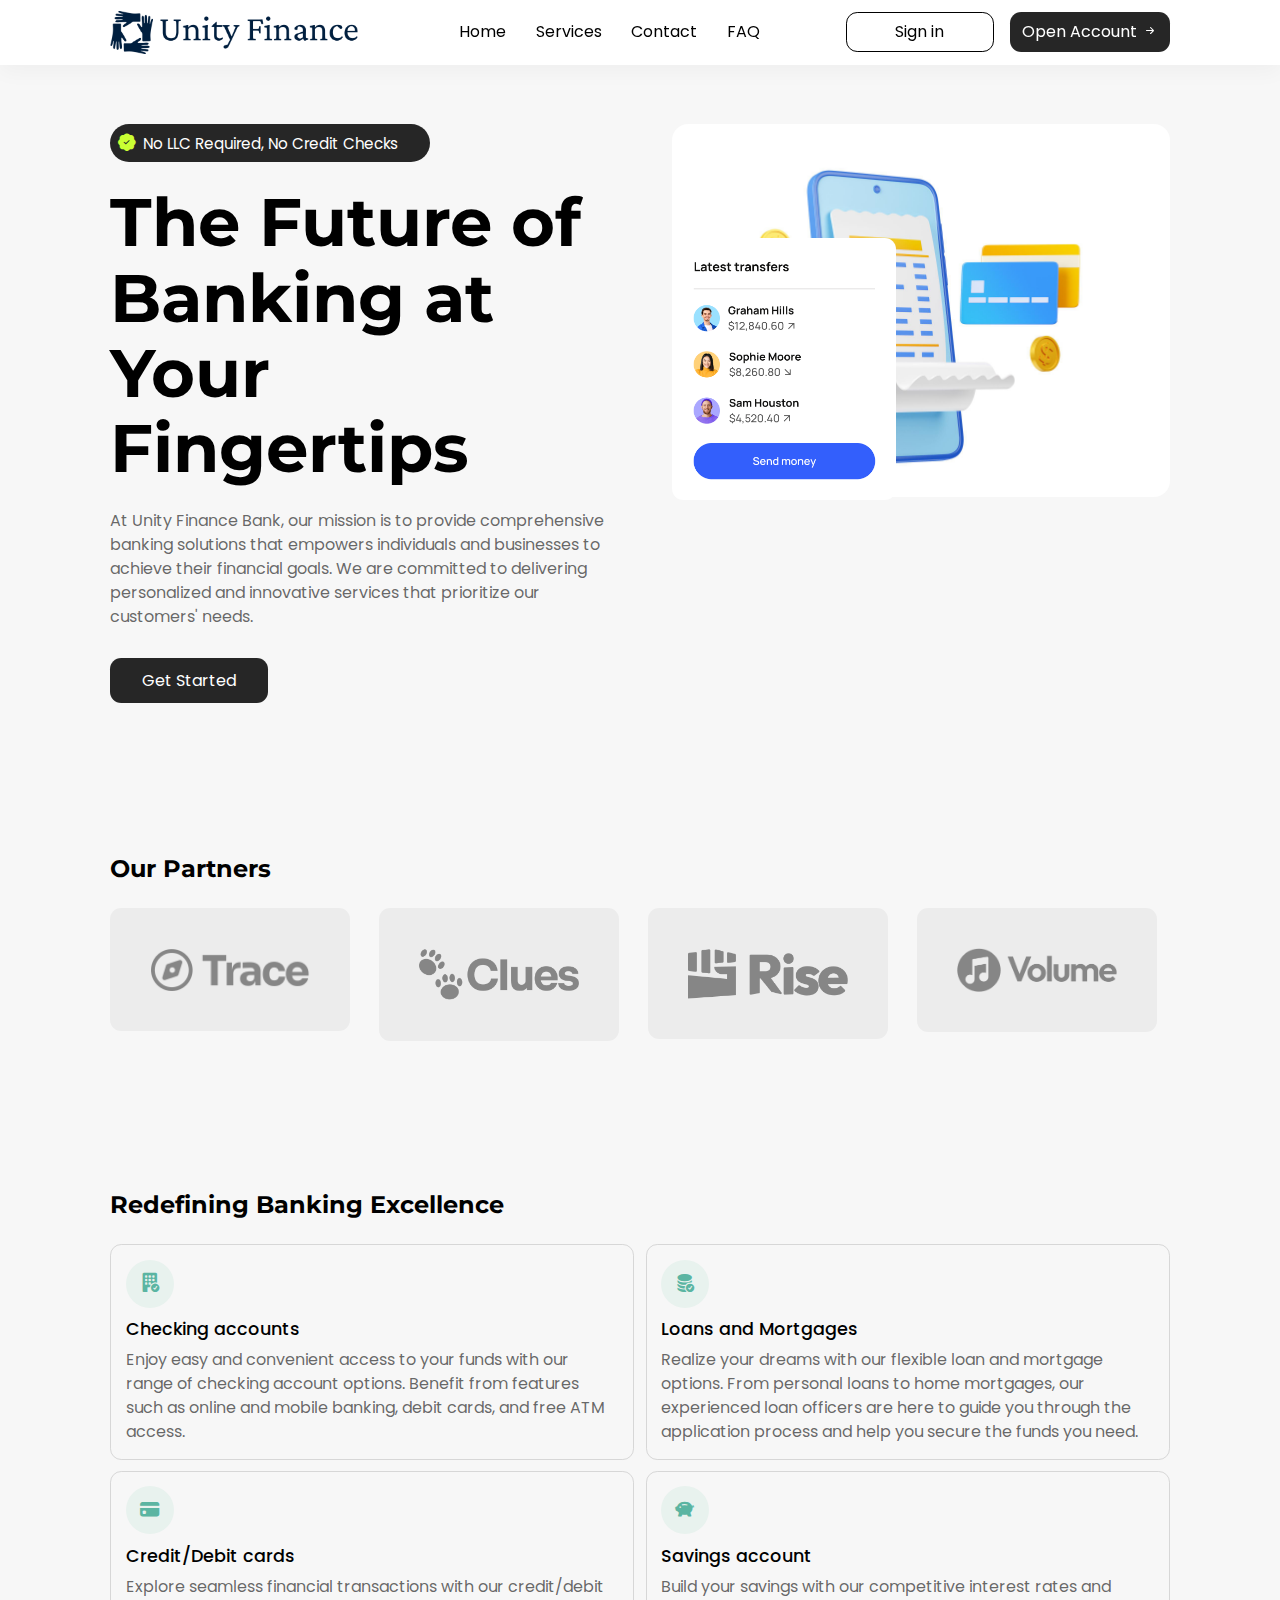
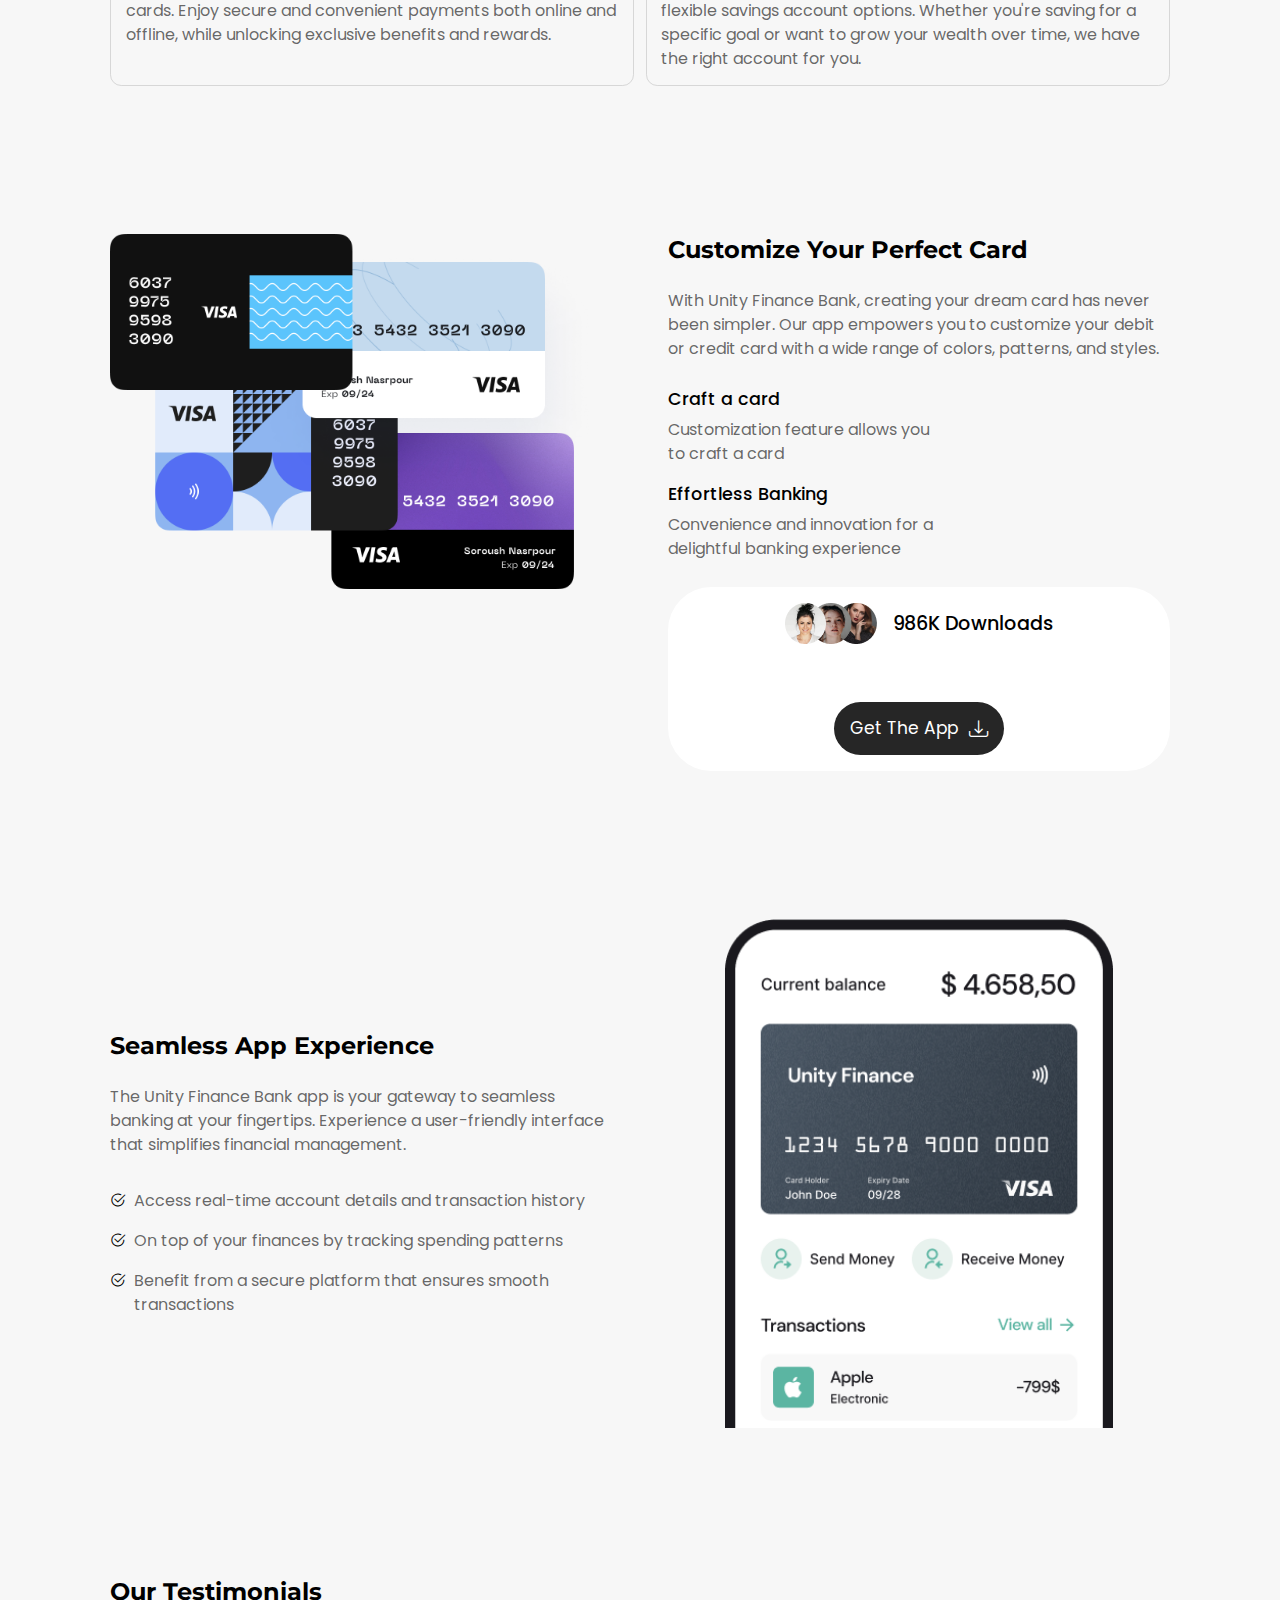
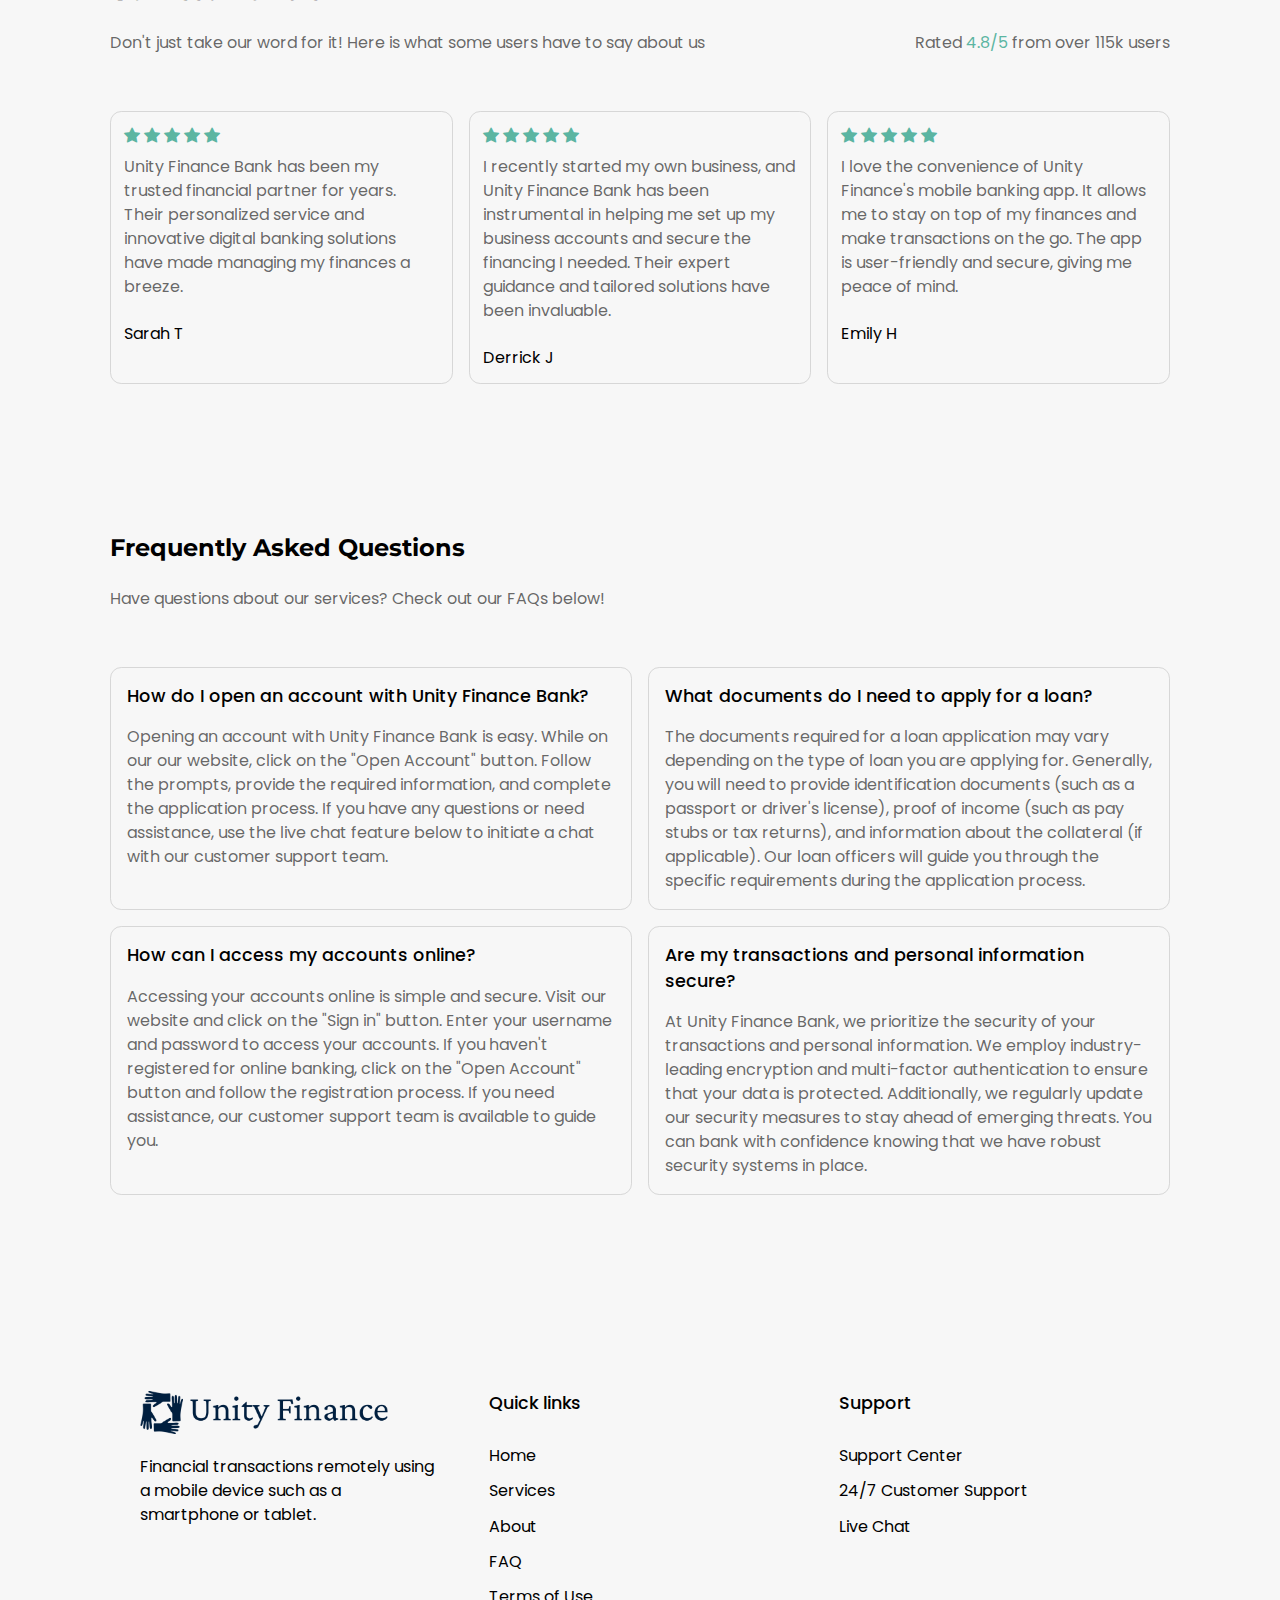
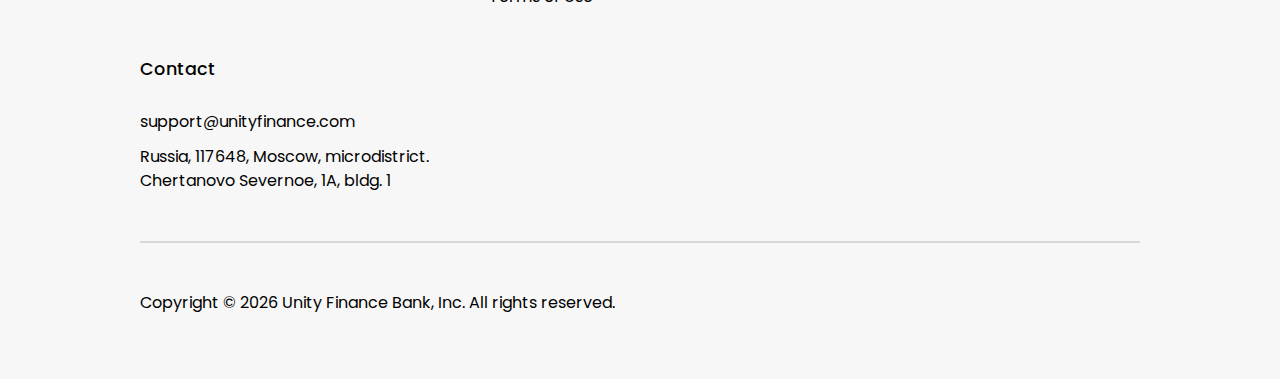
<file: index.html>
<!DOCTYPE html>
<html lang="en">
<head>
    <meta charset="UTF-8">
    <meta name="viewport" content="width=device-width, initial-scale=1.0">
    <link rel="stylesheet" href="https://cdn.jsdelivr.net/npm/bootstrap-icons@1.11.3/font/bootstrap-icons.min.css">
    <link rel="stylesheet" href="index.css">
    <link rel="stylesheet" href="resets.css">
    <link rel="shortcut icon" href="/images/favicon.ico" type="image/x-icon">
    <script src="main.js" defer></script>
    <title>Unity Finance Bank - Where Financial Dreams Find Harmony</title>
</head>
<body>
    <header>
        <a href="" class="site-logo">
            <img src="/images/logo.png" alt="Website logo">
        </a>
        <nav>
            <div class="header-nav-links">
                <a href="" class="header-nav-link">Home</a>
                <a href="#Service" class="header-nav-link">Services</a>
                <a href="#Contact" class="header-nav-link">Contact</a>
                <a href="#FAQ" class="header-nav-link">FAQ</a>
            </div>

            <div class="header-btns">
                <a href="Sign-in.html" class="login-btn">Sign in</a>
                <a href="Register.html" class="register-btn-wrapper">
                    <p class="register">Open Account</p>
                    <i class="bi bi-arrow-right-short"></i>
                </a>
            </div>
        </nav>
        <div class="hamburger-menu">
            <div class="line1"></div>
            <div class="line2"></div>
            <div class="line3"></div>
        </div>
    </header>

    <main>
        <button type="button" class="back-to-top" id="back-to-top">
            <i class="bi bi-arrow-up-short"></i>
        </button>

        <section class="hero-section">
            <div class="hero-text-wrapper">
                <div class="hero-intro-text-wrapper">
                    <i class="bi bi-patch-check-fill"></i>
                    <p class="hero-intro-text">No LLC Required, No Credit Checks</p>
                </div>
                <h2 class="hero-heading-text">The Future of Banking at Your Fingertips</h2>
                <p class="hero-desc-text">
                    At Unity Finance Bank, our mission is to provide comprehensive banking solutions that empowers individuals and
                    businesses to
                    achieve their financial goals. We are committed to delivering personalized and innovative services that prioritize
                    our
                    customers' needs.
                </p>
                <a href="Sign-in.html" class="hero-btn">Get Started</a>
            </div>
            <div class="hero-image-wrapper">
                <img src="/images/hero-image2.jpg" alt="" class="main-image">
                <img src="/images/hero-image3.png" alt="" class="moving-image">
            </div>
        </section>

        <section class="partners-section">
            <h3 class="partners-section-title">Our Partners</h3>
            <div class="partners-image-wrapper">
                <img src="/images/partner1.png" alt="" class="partner-image">
                <img src="/images/partner2.png" alt="" class="partner-image">
                <img src="/images/partner3.png" alt="" class="partner-image">
                <img src="/images/partner4.png" alt="" class="partner-image">
            </div>
        </section>

        <section class="features-section">
            <div class="features-section-text-wrapper">
                <h3 class="features-section-title">Redefining Banking Excellence</h3>
                <div class="features-box-wrapper">
                    <div class="features-box">
                        <div class="features-box-icon-wrapper">
                            <i class="bi bi-building-fill-check"></i>
                        </div>
                        <div class="features-box-text-wrapper">
                            <p class="features-box-text-subtitle">
                                Checking accounts
                            </p>
                            <p class="features-box-text-desc">
                                Enjoy easy and convenient access to your funds with our range of checking account options. Benefit from
                                features such as online and mobile banking, debit cards, and free ATM access.
                            </p>
                        </div>
                    </div>
                
                    <div class="features-box">
                        <div class="features-box-icon-wrapper">
                            <i class="bi bi-database-fill-check"></i>
                        </div>
                        <div class="features-box-text-wrapper">
                            <p class="features-box-text-subtitle">
                                Loans and Mortgages
                            </p>
                            <p class="features-box-text-desc">
                                Realize your dreams with our flexible loan and mortgage options. From personal loans to home mortgages,
                                our experienced loan officers are here to guide you through the application process and help you secure
                                the funds you need.
                            </p>
                        </div>
                    </div>
                
                    <div class="features-box">
                        <div class="features-box-icon-wrapper">
                            <i class="bi bi-credit-card-fill"></i>
                        </div>
                        <div class="features-box-text-wrapper">
                            <p class="features-box-text-subtitle">
                                Credit/Debit cards
                            </p>
                            <p class="features-box-text-desc">
                                Explore seamless financial transactions with our credit/debit cards. Enjoy secure and convenient
                                payments both online and offline, while unlocking exclusive benefits and rewards.
                            </p>
                        </div>
                    </div>
                
                    <div class="features-box">
                        <div class="features-box-icon-wrapper">
                            <i class="bi bi-piggy-bank-fill"></i>
                        </div>
                        <div class="features-box-text-wrapper">
                            <p class="features-box-text-subtitle">
                                Savings account
                            </p>
                            <p class="features-box-text-desc">
                                Build your savings with our competitive interest rates and flexible savings account options. Whether
                                you're saving for a specific goal or want to grow your wealth over time, we have the right account for
                                you.
                            </p>
                        </div>
                    </div>
                </div>
            </div>
            <!-- <div class="features-section-image-wrapper">
                <img src="/images/features-image.jpg" alt="" class="features-section-image">
            </div> -->
        </section>

        <section class="service-section" id="Service">
            <img src="/images/service-image.png" alt="" class="service-image">
            <div class="service-text-wrapper">
                <h3 class="service-text-title">Customize Your Perfect Card</h3>
                <p class="service-text-desc">
                    With Unity Finance Bank, creating your dream card has never been simpler. Our app empowers you to customize your debit or credit card with a wide range of colors, patterns, and styles.
                </p>
                <div class="service-box-wrapper">
                    <div class="service-box">
                        <p class="service-box-subtitle">Craft a card</p>
                        <p class="service-box-desc">
                            Customization feature allows you to craft a card
                        </p>
                    </div>

                    <div class="service-box">
                        <p class="service-box-subtitle">Effortless Banking</p>
                        <p class="service-box-desc">
                            Convenience and innovation for a delightful banking experience
                        </p>
                    </div>
                </div>
                <div class="service-download-wrapper">
                    <div class="service-download-left">
                        <img src="/images/service-download-image.png" alt="" class="service-download-left-image">
                        <p class="service-download-left-text">986K Downloads</p>
                    </div>
                    <div class="service-download-right">
                        <p class="service-download-right-text">Get The App</p>
                        <i class="bi bi-download"></i>
                    </div>
                </div>
            </div>
        </section>

        <section class="app-experience-section">
            <div class="app-experience-text-wrapper">
                <h3 class="app-experience-title">Seamless App Experience</h3>
                <p class="app-experience-desc">
                    The Unity Finance Bank app is your gateway to seamless banking at your fingertips. Experience a user-friendly
                    interface that simplifies financial management.
                </p>
                <div class="app-experience-list-wrapper">
                    <div class="app-experience-list">
                        <i class="bi bi-check2-circle"></i>
                        <p class="app-experience-list-text">
                            Access real-time account details and transaction history
                        </p>
                    </div>

                    <div class="app-experience-list">
                        <i class="bi bi-check2-circle"></i>
                        <p class="app-experience-list-text">
                            On top of your finances by tracking spending patterns
                        </p>
                    </div>

                    <div class="app-experience-list">
                        <i class="bi bi-check2-circle"></i>
                        <p class="app-experience-list-text">
                            Benefit from a secure platform that ensures smooth transactions
                        </p>
                    </div>
                </div>
            </div>
            <img src="/images/app-exp-image.png" alt="">
        </section>

        <section class="testimonial-section">
            <div class="testimonial-text-wrapper">
                <h3 class="testimonial-title">Our Testimonials</h3>
                <div class="rated-wrapper">
                    <p class="testimonial-desc">
                        Don't just take our word for it! Here is what some users have to say about us
                    </p>
                    <p class="rated-text">Rated <span>4.8/5</span> from over 115k users</p>
                </div>
            </div>
            <div class="testimonial-box-wrapper">
                <div class="testimonial-box">
                    <div class="testimonial-stars">
                        <i class="bi bi-star-fill"></i>
                        <i class="bi bi-star-fill"></i>
                        <i class="bi bi-star-fill"></i>
                        <i class="bi bi-star-fill"></i>
                        <i class="bi bi-star-fill"></i>
                    </div>
                    <p class="testimonial-box-text">
                        Unity Finance Bank has been my trusted financial partner for years. Their personalized service and innovative digital banking solutions have made managing my finances a breeze.
                    </p>
                    <p class="testimonial-box-name">Sarah T</p>
                </div>

                <div class="testimonial-box">
                    <div class="testimonial-stars">
                        <i class="bi bi-star-fill"></i>
                        <i class="bi bi-star-fill"></i>
                        <i class="bi bi-star-fill"></i>
                        <i class="bi bi-star-fill"></i>
                        <i class="bi bi-star-fill"></i>
                    </div>
                    <p class="testimonial-box-text">
                        I recently started my own business, and Unity Finance Bank has been instrumental in helping me set up my business accounts and secure the financing I needed. Their expert guidance and tailored solutions have been invaluable.
                    </p>
                    <p class="testimonial-box-name">Derrick J</p>
                </div>

                <div class="testimonial-box">
                    <div class="testimonial-stars">
                        <i class="bi bi-star-fill"></i>
                        <i class="bi bi-star-fill"></i>
                        <i class="bi bi-star-fill"></i>
                        <i class="bi bi-star-fill"></i>
                        <i class="bi bi-star-fill"></i>
                    </div>
                    <p class="testimonial-box-text">
                        I love the convenience of Unity Finance's mobile banking app. It allows me to stay on top of my finances and make
                        transactions on the go. The app is user-friendly and secure, giving me peace of mind.
                    </p>
                    <p class="testimonial-box-name">Emily H</p>
                </div>
            </div>
        </section>

        <section class="faq-section" id="FAQ">
            <div class="faq-section-text-wrapper">
                <h3 class="faq-section-title">Frequently Asked Questions</h3>
                <p class="faq-section-desc">Have questions about our services? Check out our FAQs below!</p>
            </div>
            <div class="faq-list-wrapper">
                <div class="faq-list">
                    <p class="faq-list-question">
                        How do I open an account with Unity Finance Bank?
                    </p>
                    <p class="faq-list-answer">
                        Opening an account with Unity Finance Bank is easy. While on our our website, click on the "Open Account" button. Follow the prompts, provide the required information, and complete the application process. If you have any questions or need assistance, use the live chat feature below to initiate a chat with our customer support team.
                    </p>
                </div>

                <div class="faq-list">
                    <p class="faq-list-question">
                        What documents do I need to apply for a loan?
                    </p>
                    <p class="faq-list-answer">
                        The documents required for a loan application may vary depending on the type of loan you are applying for. Generally,
                        you will need to provide identification documents (such as a passport or driver's license), proof of income (such as pay
                        stubs or tax returns), and information about the collateral (if applicable). Our loan officers will guide you through
                        the specific requirements during the application process.
                    </p>
                </div>

                <div class="faq-list">
                    <p class="faq-list-question">
                        How can I access my accounts online?
                    </p>
                    <p class="faq-list-answer">
                        Accessing your accounts online is simple and secure. Visit our website and click on the "Sign in" button. Enter your
                        username and password to access your accounts. If you haven't registered for online banking, click on the "Open Account"
                        button and follow the registration process. If you need assistance, our customer support team is available to guide you.
                    </p>
                </div>

                <div class="faq-list">
                    <p class="faq-list-question">
                        Are my transactions and personal information secure?
                    </p>
                    <p class="faq-list-answer">
                        At Unity Finance Bank, we prioritize the security of your transactions and personal information. We employ industry-leading
                        encryption and multi-factor authentication to ensure that your data is protected. Additionally, we regularly update our
                        security measures to stay ahead of emerging threats. You can bank with confidence knowing that we have robust security
                        systems in place.
                    </p>
                </div>
            </div>
        </section>
    </main>

    <footer id="Contact">
        <div class="footer-container">
            <div class="footer-info-wrapper">
                <div class="footer-intro">
                    <a href="" class="site-logo">
                        <img src="/images/logo.png" alt="Website logo">
                    </a>
                    <p class="footer-intro-text">
                        Financial transactions remotely using a mobile device such as a smartphone or tablet.
                    </p>
                </div>
            
                <div class="footer-quick-links">
                    <p class="footer-quick-links-title">Quick links</p>
                    <div class="footer-quick-links-wrapper">
                        <a href="/" class="footer-quick-link">Home</a>
                        <a href="#Service" class="footer-quick-link">Services</a>
                        <a href="" class="footer-quick-link">About</a>
                        <a href="#FAQ" class="footer-quick-link">FAQ</a>
                        <a href="" class="footer-quick-link">Terms of Use</a>
                    </div>
                </div>
            
                <div class="footer-support">
                    <p class="footer-support-title">Support</p>
                    <div class="footer-support-wrapper">
                        <a href="" class="footer-support-link">Support Center</a>
                        <a href="" class="footer-support-link">24/7 Customer Support</a>
                        <a href="" class="footer-support-link">Live Chat</a>
                    </div>
                </div>
            
                <div class="footer-contact">
                    <p class="footer-contact-title">Contact</p>
                    <div class="footer-contact-wrapper">
                        <a href="mailto:robertbenjamin131@gmail.com" class="footer-contact-link">support@unityfinance.com</a>
                        <p class="footer-contact-link">Russia, 117648, Moscow, microdistrict. Chertanovo Severnoe, 1A, bldg. 1</p>
                    </div>
                </div>
            </div>
            <hr>
            <div class="copyright-wrapper">
                <p>Copyright  © <span id="year"></span> Unity Finance Bank, Inc. All rights reserved.</p>
            </div>
        </div>
    </footer>


    <script src="main.js"></script>
</body>
</html>
</file>
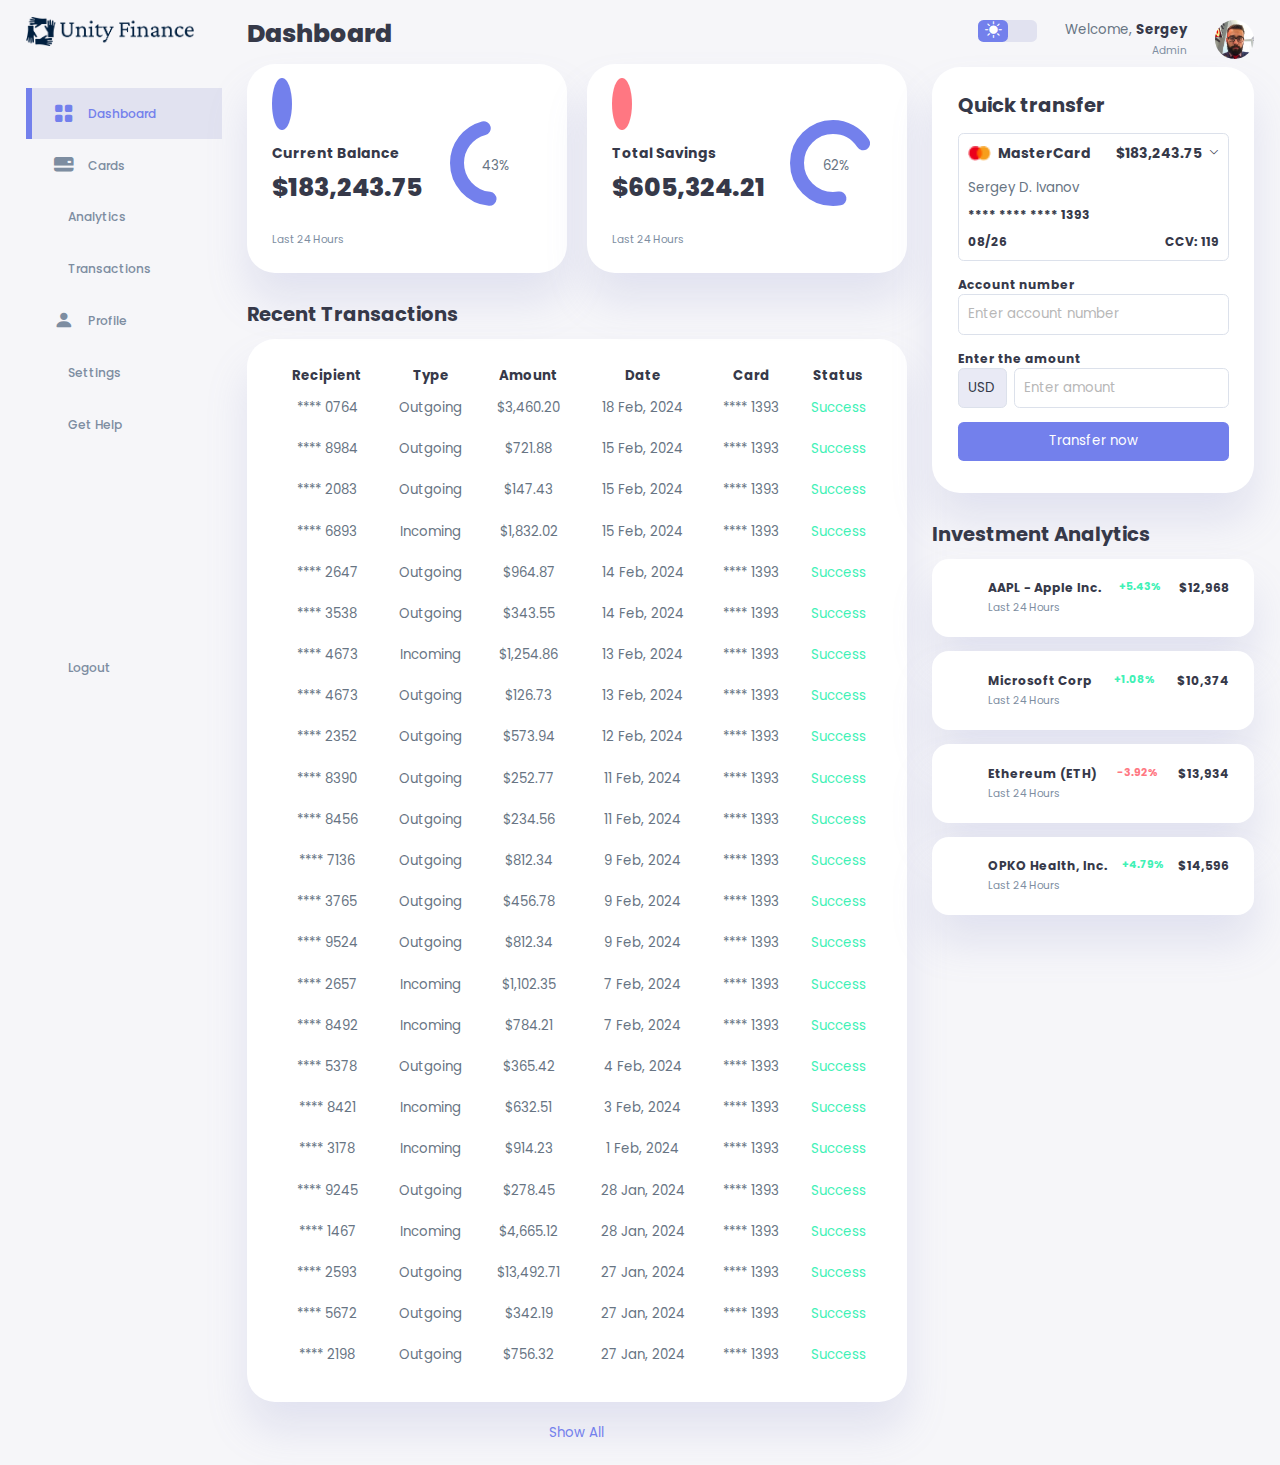
<file: Personal-account.html>
<!DOCTYPE html>
<html lang="en">
<head>
    <meta charset="UTF-8">
    <meta name="viewport" content="width=device-width, initial-scale=1.0">
    <link rel="stylesheet" href="https://cdnjs.cloudflare.com/ajax/libs/font-awesome/6.5.1/css/all.min.css"
        integrity="sha512-DTOQO9RWCH3ppGqcWaEA1BIZOC6xxalwEsw9c2QQeAIftl+Vegovlnee1c9QX4TctnWMn13TZye+giMm8e2LwA=="
        crossorigin="anonymous" referrerpolicy="no-referrer" />
    <link rel="stylesheet" href="https://cdn.jsdelivr.net/npm/bootstrap-icons@1.11.3/font/bootstrap-icons.min.css">
    <link rel="stylesheet" href="personal-account.css">
    <link rel="stylesheet" href="resets.css">
    <link rel="shortcut icon" href="/images/favicon.ico" type="image/x-icon">
    <title>Personal Account Dashboard - Unity Finance Bank</title>
</head>
<body>
    <div class="dashboard-container">
        <aside>
            <div class="top">
                <div class="dashboard-logo">
                    <img src="images/logo.png" alt="Unity Finance Bank Logo">
                </div>
                <div class="ham-close" id="ham-close-btn">
                    <i class="fa-solid fa-xmark"></i>
                </div>
            </div>
            <div class="dashboard-sidebar">
                <a href="#" class="active">
                    <i class="bi bi-grid-fill"></i>
                    <h3>Dashboard</h3>
                </a>
                <a href="#">
                    <i class="bi bi-credit-card-2-back-fill"></i>
                    <h3>Cards</h3>
                </a>
                <a href="#">
                    <i class="fa-solid fa-chart-pie"></i>
                    <h3>Analytics</h3>
                </a>
                <a href="#">
                    <i class="fa-solid fa-repeat"></i>
                    <h3>Transactions</h3>
                </a>
                <a href="#">
                    <i class="bi bi-person-fill"></i>
                    <h3>Profile</h3>
                </a>
                <a href="#">
                    <i class="fa-solid fa-gear"></i>
                    <h3>Settings</h3>
                </a>
                <a href="#">
                    <i class="fa-solid fa-circle-info"></i>
                    <h3>Get Help</h3>
                </a>
                <a href="Sign-in.html">
                    <i class="fa-solid fa-arrow-right-from-bracket"></i>
                    <h3>Logout</h3>
                </a>
            </div>
        </aside>
        <!-- ====== END OF ASIDE ====== -->

        <main>
            <h1>Dashboard</h1>

            <div class="insights">
                <div class="balance-sales">
                    <i class="fa-solid fa-wallet"></i>
                    <div class="middle">
                        <div class="left">
                            <h3>Current Balance</h3>
                            <h1>$183,243.75</h1>
                        </div>
                        <div class="progress">
                            <svg>
                                <circle cx="38" cy="38" r="36"></circle>
                            </svg>
                            <div class="number">
                                <p>43%</p>
                            </div>
                        </div>
                    </div>
                    <small class="text-muted">Last 24 Hours</small>
                </div>
                <!-- ====== END OF BALANCE SALES ====== -->

                <div class="savings-expenses">
                    <i class="fa-solid fa-piggy-bank"></i>
                    <div class="middle">
                        <div class="left">
                            <h3>Total Savings</h3>
                            <h1>$605,324.21</h1>
                        </div>
                        <div class="progress">
                            <svg>
                                <circle cx="38" cy="38" r="36"></circle>
                            </svg>
                            <div class="number">
                                <p>62%</p>
                            </div>
                        </div>
                    </div>
                    <small class="text-muted">Last 24 Hours</small>
                </div>
                <!-- ====== END OF SAVINGS ACCOUNT ====== -->

                <!-- <span class="credit-card-wrapper">
                    <div class="name-wrapper">
                        <p class="name-wrapper-title">Name</p>
                        <p class="name-wrapper-text">Sergey D. Ivanov</p>
                    </div>

                    <div class="card-num-exp-type-wrapper">
                        <div class="card-num-exp-wrapper">
                            <p class="card-num">**** **** **** 6638</p>
                            <p class="exp">07/26</p>
                        </div>
                        <img src="images/mastercard-image.png" alt="" class="mastercard-image">
                    </div>
                </span> -->

                <!-- <div class="investment-income">
                    <i class="fa-solid fa-chart-line"></i>
                    <div class="middle">
                        <div class="left">
                            <h3>Investments</h3>
                            <h1>$51,872</h1>
                        </div>
                        <div class="progress">
                            <svg>
                                <circle cx="38" cy="38" r="36"></circle>
                            </svg>
                            <div class="number">
                                <p>50%</p>
                            </div>
                        </div>
                    </div>
                    <small class="text-muted">Last 24 Hours</small>
                </div> -->
                <!-- ====== END OF INVESTMENTS ====== -->
            </div>
            <!-- ====== END OF INSIGHTS ====== -->

            <div class="recent-transaction-orders">
                <h2>Recent Transactions</h2>
                <table>
                    <thead>
                        <tr>
                            <th>Recipient</th>
                            <th>Type</th>
                            <th>Amount</th>
                            <th>Date</th>
                            <th>Card</th>
                            <th>Status</th>
                        </tr>
                    </thead>
                    <tbody>
                        <tr>
                            <td>**** 0764</td>
                            <td>Outgoing</td>
                            <td>$3,460.20</td>
                            <td>18 Feb, 2024</td>
                            <td>**** 1393</td>
                            <td class="success">Success</td>
                        </tr>
                        <tr>
                            <td>**** 8984</td>
                            <td>Outgoing</td>
                            <td>$721.88</td>
                            <td>15 Feb, 2024</td>
                            <td>**** 1393</td>
                            <td class="success">Success</td>
                        </tr>
                        <tr>
                            <td>**** 2083</td>
                            <td>Outgoing</td>
                            <td>$147.43</td>
                            <td>15 Feb, 2024</td>
                            <td>**** 1393</td>
                            <td class="success">Success</td>
                        </tr>
                        <tr>
                            <td>**** 6893</td>
                            <td>Incoming</td>
                            <td>$1,832.02</td>
                            <td>15 Feb, 2024</td>
                            <td>**** 1393</td>
                            <td class="success">Success</td>
                        </tr>
                        <tr>
                            <td>**** 2647</td>
                            <td>Outgoing</td>
                            <td>$964.87</td>
                            <td>14 Feb, 2024</td>
                            <td>**** 1393</td>
                            <td class="success">Success</td>
                        </tr>
                        <tr>
                            <td>**** 3538</td>
                            <td>Outgoing</td>
                            <td>$343.55</td>
                            <td>14 Feb, 2024</td>
                            <td>**** 1393</td>
                            <td class="success">Success</td>
                        </tr>
                        <tr>
                            <td>**** 4673</td>
                            <td>Incoming</td>
                            <td>$1,254.86</td>
                            <td>13 Feb, 2024</td>
                            <td>**** 1393</td>
                            <td class="success">Success</td>
                        </tr>
                        <tr>
                            <td>**** 4673</td>
                            <td>Outgoing</td>
                            <td>$126.73</td>
                            <td>13 Feb, 2024</td>
                            <td>**** 1393</td>
                            <td class="success">Success</td>
                        </tr>
                        <tr>
                            <td>**** 2352</td>
                            <td>Outgoing</td>
                            <td>$573.94</td>
                            <td>12 Feb, 2024</td>
                            <td>**** 1393</td>
                            <td class="success">Success</td>
                        </tr>
                        <tr>
                            <td>**** 8390</td>
                            <td>Outgoing</td>
                            <td>$252.77</td>
                            <td>11 Feb, 2024</td>
                            <td>**** 1393</td>
                            <td class="success">Success</td>
                        </tr>
                        <tr>
                            <td>**** 8456</td>
                            <td>Outgoing</td>
                            <td>$234.56</td>
                            <td>11 Feb, 2024</td>
                            <td>**** 1393</td>
                            <td class="success">Success</td>
                        </tr>
                        <tr>
                            <td>**** 7136</td>
                            <td>Outgoing</td>
                            <td>$812.34</td>
                            <td>9 Feb, 2024</td>
                            <td>**** 1393</td>
                            <td class="success">Success</td>
                        </tr>
                        <tr>
                            <td>**** 3765</td>
                            <td>Outgoing</td>
                            <td>$456.78</td>
                            <td>9 Feb, 2024</td>
                            <td>**** 1393</td>
                            <td class="success">Success</td>
                        </tr>
                        <tr>
                            <td>**** 9524</td>
                            <td>Outgoing</td>
                            <td>$812.34</td>
                            <td>9 Feb, 2024</td>
                            <td>**** 1393</td>
                            <td class="success">Success</td>
                        </tr>
                        <tr>
                            <td>**** 2657</td>
                            <td>Incoming</td>
                            <td>$1,102.35</td>
                            <td>7 Feb, 2024</td>
                            <td>**** 1393</td>
                            <td class="success">Success</td>
                        </tr>
                        <tr>
                            <td>**** 8492</td>
                            <td>Incoming</td>
                            <td>$784.21</td>
                            <td>7 Feb, 2024</td>
                            <td>**** 1393</td>
                            <td class="success">Success</td>
                        </tr>
                        <tr>
                            <td>**** 5378</td>
                            <td>Outgoing</td>
                            <td>$365.42</td>
                            <td>4 Feb, 2024</td>
                            <td>**** 1393</td>
                            <td class="success">Success</td>
                        </tr>
                        <tr>
                            <td>**** 8421</td>
                            <td>Incoming</td>
                            <td>$632.51</td>
                            <td>3 Feb, 2024</td>
                            <td>**** 1393</td>
                            <td class="success">Success</td>
                        </tr>
                        <tr>
                            <td>**** 3178</td>
                            <td>Incoming</td>
                            <td>$914.23</td>
                            <td>1 Feb, 2024</td>
                            <td>**** 1393</td>
                            <td class="success">Success</td>
                        </tr>
                        <tr>
                            <td>**** 9245</td>
                            <td>Outgoing</td>
                            <td>$278.45</td>
                            <td>28 Jan, 2024</td>
                            <td>**** 1393</td>
                            <td class="success">Success</td>
                        </tr>
                        <tr>
                            <td>**** 1467</td>
                            <td>Incoming</td>
                            <td>$4,665.12</td>
                            <td>28 Jan, 2024</td>
                            <td>**** 1393</td>
                            <td class="success">Success</td>
                        </tr>
                        <tr>
                            <td>**** 2593</td>
                            <td>Outgoing</td>
                            <td>$13,492.71</td>
                            <td>27 Jan, 2024</td>
                            <td>**** 1393</td>
                            <td class="success">Success</td>
                        </tr>
                        <tr>
                            <td>**** 5672</td>
                            <td>Outgoing</td>
                            <td>$342.19</td>
                            <td>27 Jan, 2024</td>
                            <td>**** 1393</td>
                            <td class="success">Success</td>
                        </tr>
                        <tr>
                            <td>**** 2198</td>
                            <td>Outgoing</td>
                            <td>$756.32</td>
                            <td>27 Jan, 2024</td>
                            <td>**** 1393</td>
                            <td class="success">Success</td>
                        </tr>
                    </tbody>
                </table>
                <a href="">Show All</a>
            </div>
        </main>
        <!-- ====== END OF MAIN ====== -->

        <div class="right">
            <div class="top">
                <button id="menu-btn">
                    <i class="fa-solid fa-bars"></i>
                </button>
                <div class="theme-toggler">
                    <i class="bi bi-brightness-high-fill active"></i>
                    <i class="fa-solid fa-moon"></i>
                </div>
                <div class="profile">
                    <div class="info">
                        <p>Welcome, <b>Sergey</b></p>
                        <small class="text-muted">Admin</small>
                    </div>
                    <div class="profile-photo">
                        <img src="images/bank-test-image.jpg">
                    </div>
                </div>
            </div>
            <!-- ====== END OF TOP ====== -->

            <div class="quick-transfer">
                <h2>Quick transfer</h2>
                <div class="quick-transfer-wrapper">
                    <div class="debit-balance-wrapper">
                        <div class="debit-wrapper-top">
                            <div class="debit-wrapper">
                                <img src="images/mastercard-image.png" alt="">
                                <h3>MasterCard</h3>
                            </div>
                            <div class="balance-wrapper">
                                <h3>$183,243.75</h3>
                                <i class="bi bi-chevron-down"></i>
                            </div>
                        </div>
                        <div class="debit-wrapper-bottom">
                            <p>Sergey D. Ivanov</p>
                            <h3>**** **** **** 1393</h3>
                            <div class="card-expiry-cvv">
                                <h3>08/26</h3>
                                <h3>CCV: 119</h3>
                            </div>
                        </div>
                    </div>
                    <div class="recipient-input-wrapper">
                        <h3>Account number</h3>
                        <input type="text" placeholder="Enter account number" id="recipient-input">
                    </div>
                    <div class="amount-input-wrapper">
                        <h3>Enter the amount</h3>
                        <div class="amount-input">
                            <select>
                                <option selected>USD</option>
                                <option>EUR</option>
                                <option>RUB</option>
                                <option>CAD</option>
                                <option>GBP</option>
                            </select>
                            <input type="text" placeholder="Enter amount" id="amount-input">
                        </div>
                    </div>
                </div>
                <button class="quick-transfer-btn" id="quick-transfer-btn">Transfer now</button>
                <p class="transfer-btn-msg" id="transfer-btn-msg"></p>
            </div>
            <!-- ====== END OF QUICK TRANSFER ====== -->

            <div class="investment-analytics">
                <h2>Investment Analytics</h2>
                <div class="item apple">
                    <div class="icon">
                        <i class="fa-brands fa-apple"></i>
                    </div>
                    <div class="right">
                        <div class="info">
                            <h3>AAPL - Apple Inc.</h3>
                            <small class="text-muted">Last 24 Hours</small>
                        </div>
                        <h5 class="success">+5.43%</h5>
                        <h3>$12,968</h3>
                    </div>
                </div>

                <div class="item microsoft">
                    <div class="icon">
                        <i class="fa-brands fa-microsoft"></i>
                    </div>
                    <div class="right">
                        <div class="info">
                            <h3>Microsoft  Corp</h3>
                            <small class="text-muted">Last 24 Hours</small>
                        </div>
                        <h5 class="success">+1.08%</h5>
                        <h3>$10,374</h3>
                    </div>
                </div>

                <div class="item ethereum">
                    <div class="icon">
                        <i class="fa-brands fa-ethereum"></i>
                    </div>
                    <div class="right">
                        <div class="info">
                            <h3>Ethereum (ETH)</h3>
                            <small class="text-muted">Last 24 Hours</small>
                        </div>
                        <h5 class="danger">-3.92%</h5>
                        <h3>$13,934</h3>
                    </div>
                </div>

                <div class="item health">
                    <div class="icon">
                        <i class="fa-solid fa-staff-snake"></i>
                    </div>
                    <div class="right">
                        <div class="info">
                            <h3>OPKO Health, Inc.</h3>
                            <small class="text-muted">Last 24 Hours</small>
                        </div>
                        <h5 class="success">+4.79%</h5>
                        <h3>$14,596</h3>
                    </div>
                </div>
            </div>
        </div>
    </div>


    <script src="personal-account.js"></script>
    <script src="main.js"></script>
</body>
</html>
</file>
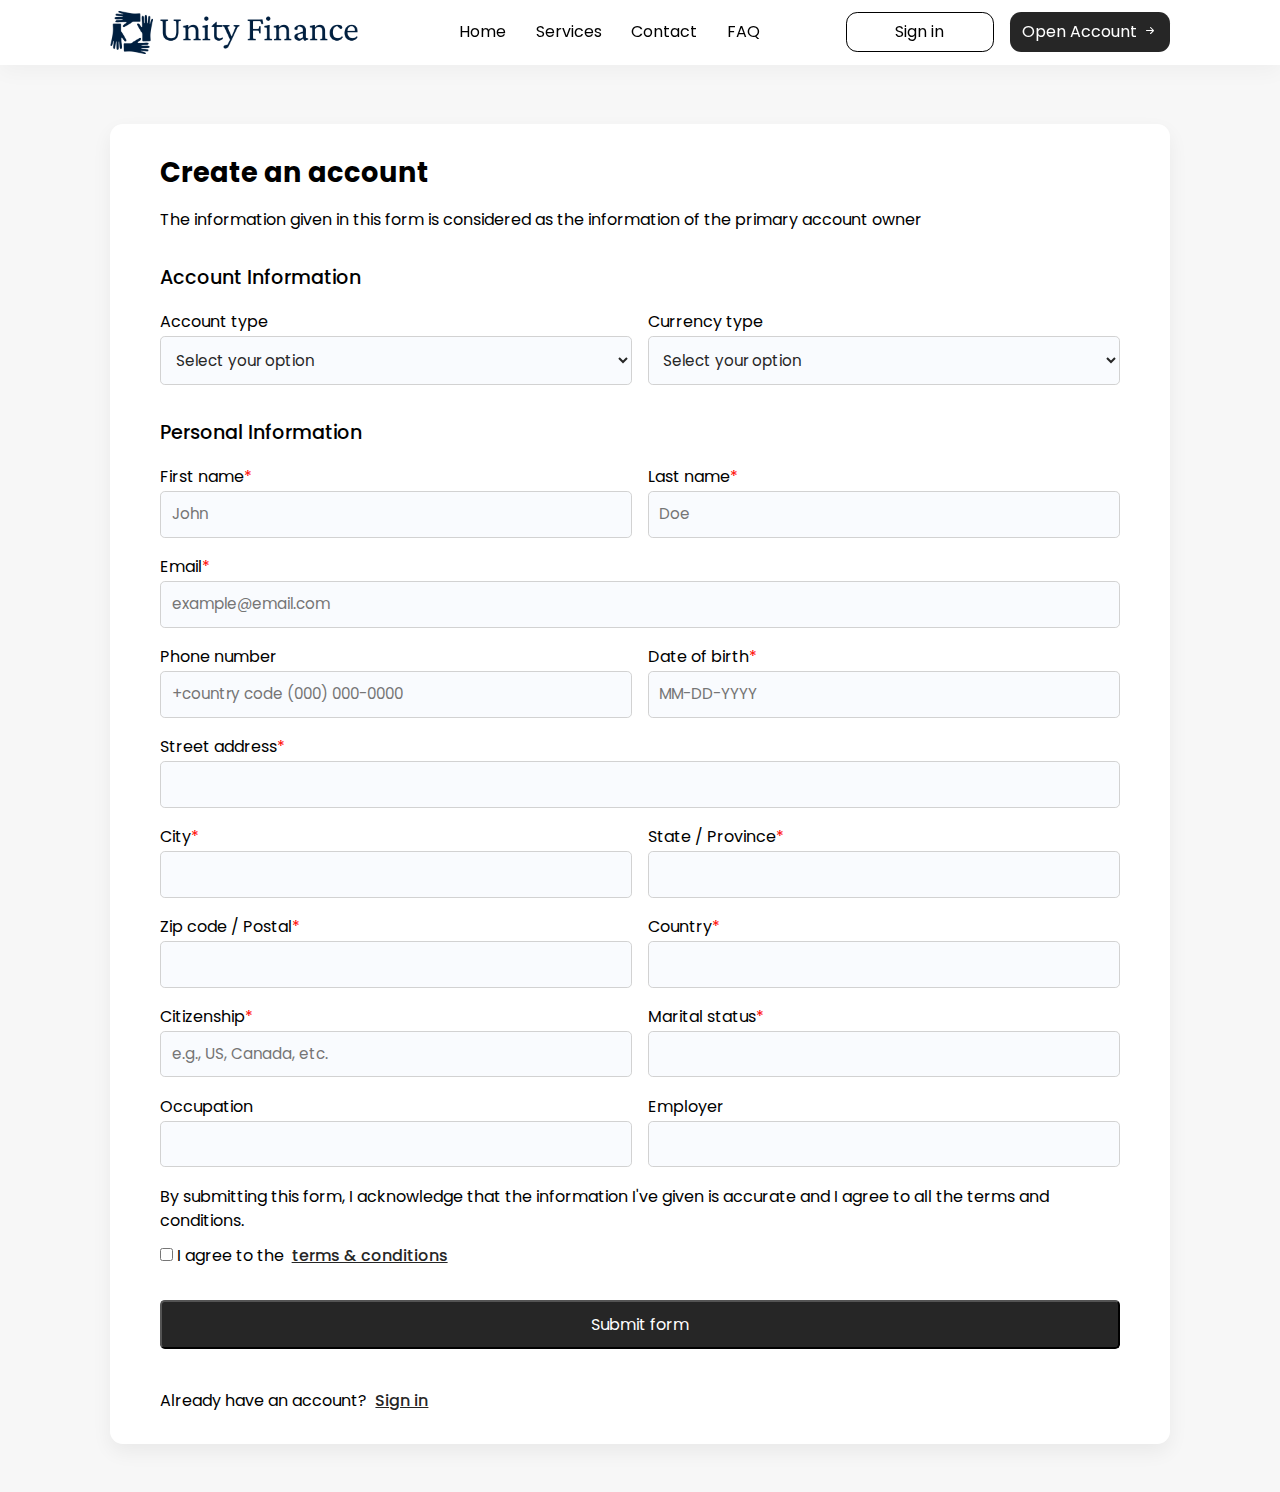
<file: Register.html>
<!DOCTYPE html>
<html lang="en">
<head>
    <meta charset="UTF-8">
    <meta name="viewport" content="width=device-width, initial-scale=1.0">
    <link rel="stylesheet" href="https://cdn.jsdelivr.net/npm/bootstrap-icons@1.11.3/font/bootstrap-icons.min.css">
    <link rel="stylesheet" href="index.css">
    <link rel="stylesheet" href="resets.css">
    <link rel="shortcut icon" href="/images/favicon.ico" type="image/x-icon">
    <title>Create account - Unity Finance Bank</title>
</head>
<body>
    <header>
        <a href="index.html" class="site-logo">
            <img src="/images/logo.png" alt="Website logo">
        </a>
        <nav>
            <div class="header-nav-links">
                <a href="index.html" class="header-nav-link">Home</a>
                <a href="#Service" class="header-nav-link">Services</a>
                <a href="#Contact" class="header-nav-link">Contact</a>
                <a href="#FAQ" class="header-nav-link">FAQ</a>
            </div>
    
            <div class="header-btns">
                <a href="Sign-in.html" class="login-btn">Sign in</a>
                <a href="Register.html" class="register-btn-wrapper">
                    <p class="register">Open Account</p>
                    <i class="bi bi-arrow-right-short"></i>
                </a>
            </div>
        </nav>
        <div class="hamburger-menu">
            <div class="line1"></div>
            <div class="line2"></div>
            <div class="line3"></div>
        </div>
    </header>

    <main>
        <button type="button" class="back-to-top" id="back-to-top">
            <i class="bi bi-arrow-up-short"></i>
        </button>

        <section class="register-section">
            <div class="register-text-wrapper">
                <div class="register-text-heading">
                    <h3 class="register-text-title">Create an account</h3>
                    <p class="register-text-desc">The information given in this form is considered as the information of the primary account owner</p>
                </div>
                <form class="register-form">
                    <div class="account-info-container">
                        <p class="account-info-title">Account Information</p>
                        <div class="account-info-wrapper">
                            <div class="account-type-input-wrapper">
                                <label for="account-type">Account type</label>
                                <select id="account-type" class="account-type" required>
                                    <option value="" disabled selected>Select your option</option>
                                    <option value="personal">Checking Account</option>
                                    <option value="personal">Savings Account</option>
                                    <option value="personal">A Money Market Account</option>
                                    <option value="personal">Certificates of Deposit (CD)</option>
                                </select>
                            </div>
                            
                            <div class="currency-type-input-wrapper">
                                <label for="currency-type">Currency type</label>
                                <select id="currency-type" class="currency-type" required>
                                    <option value="" disabled selected>Select your option</option>
                                    <option value="rub">RUB - Russian Ruble</option>
                                    <option value="cad">CAD - Canadian Dollar</option>
                                    <option value="USD">USD - Us Dollar</option>
                                    <option value="EUR">EUR - Euro</option>
                                    <option value="gbp">GBP - Pound Sterling</option>
                                </select>
                            </div>
                        </div>
                    </div>

                    <div class="personal-info-wrapper">
                        <p class="personal-info-title">Personal Information</p>
                        <div class="name-input-wrapper">
                            <div class="first-name-input-wrapper">
                                <label for="first-name">First name<span style="color:red;">*</span></label>
                                <input type="text" id="first-name" class="first-name" placeholder="John" required/>
                            </div>

                            <div class="last-name-input-wrapper">
                                <label for="last-name">Last name<span style="color:red;">*</span></label>
                                <input type="text" id="last-name" class="last-name" placeholder="Doe" required />
                            </div>
                        </div>

                        <div class="email-input-wrapper">
                            <label for="user-email">Email<span style="color:red;">*</span></label>
                            <input type="email" id="user-email" class="user-email" placeholder="example@email.com" required/>
                        </div>

                        <div class="num-dob-input-wrapper">
                            <div class="phone-number-input-wrapper">
                                <label for="phone-number">Phone number</label>
                                <input type="tel" id="phone-number" class="phone-number" placeholder="+country code (000) 000-0000"/>
                            </div>

                            <div class="date-of-birth-input-wrapper">
                                <label for="dob">Date of birth<span style="color:red;">*</span></label>
                                <input type="text" id="dob" class="dob" placeholder="MM-DD-YYYY" required/>
                            </div>
                        </div>

                        <div class="address-input-wrapper">
                            <div class="street-addr-input-wrapper">
                                <label for="street-address">Street address<span style="color:red;">*</span></label>
                                <input type="text" id="street-address" class="street-address" required/>
                            </div>

                            <div class="city-state-input-wrapper">
                                <div class="city-input-wrapper">
                                    <label for="city">City<span style="color:red;">*</span></label>
                                    <input type="text" id="city" class="city" required/>
                                </div>
                                
                                <div class="state-input-wrapper">
                                    <label for="state">State / Province<span style="color:red;">*</span></label>
                                    <input type="text" id="state" class="state" required/>
                                </div>
                            </div>

                            <div class="zip-country-input-wrapper">
                                <div class="zip-input-wrapper">
                                    <label for="zip-code">Zip code / Postal<span style="color:red;">*</span></label>
                                    <input type="text" id="zip-code" class="zip-code" required/>
                                </div>
                            
                                <div class="country-input-wrapper">
                                    <label for="country">Country<span style="color:red;">*</span></label>
                                    <input type="text" id="country" class="country" required/>
                                </div>
                            </div>
                        </div>

                        <div class="citizen-marriage-status-input-wrapper">
                            <div class="citizen-input-wrapper">
                                <label for="citizenship">Citizenship<span style="color:red;">*</span></label>
                                <input type="text" id="citizenship" class="citizenship" placeholder="e.g., US, Canada, etc." required/>
                            </div>

                            <div class="marriage-status-input-wrapper">
                                <label for="marriage-status">Marital status<span style="color:red;">*</span></label>
                                <input type="text" id="marriage-status" class="marriage-status" required/>
                            </div>
                        </div>

                        <div class="occupation-employer-input-wrapper">
                            <div class="occupation-input-wrapper">
                                <label for="occupation">Occupation</label>
                                <input type="text" id="occupation" class="occupation"/>
                            </div>
                        
                            <div class="employer-input-wrapper">
                                <label for="employer">Employer</label>
                                <input type="text" id="employer" class="employer" />
                            </div>
                        </div>

                        <div class="terms-wrapper">
                            <p class="terms-text">
                                By submitting this form, I acknowledge that the information I've given is accurate and I agree to all the terms and conditions.
                            </p>
                            <div class="terms-checkbox-wrapper">
                                <input type="checkbox" id="agree-to-terms" required/>
                                <label for="agree-to-terms">I agree to the <a href="">terms & conditions</a></label>
                            </div>
                        </div>
                    </div>
                    <button type="submit" class="register-btn" id="register-btn">Submit form</button>

                    <p class="sign-in-text">Already have an account?<a href="Sign-in.html" class="sign-in-now">Sign in</a></p>
                </form>
            </div>
        </section>
    </main>


    <script src="main.js"></script>
</body>
</html>
</file>
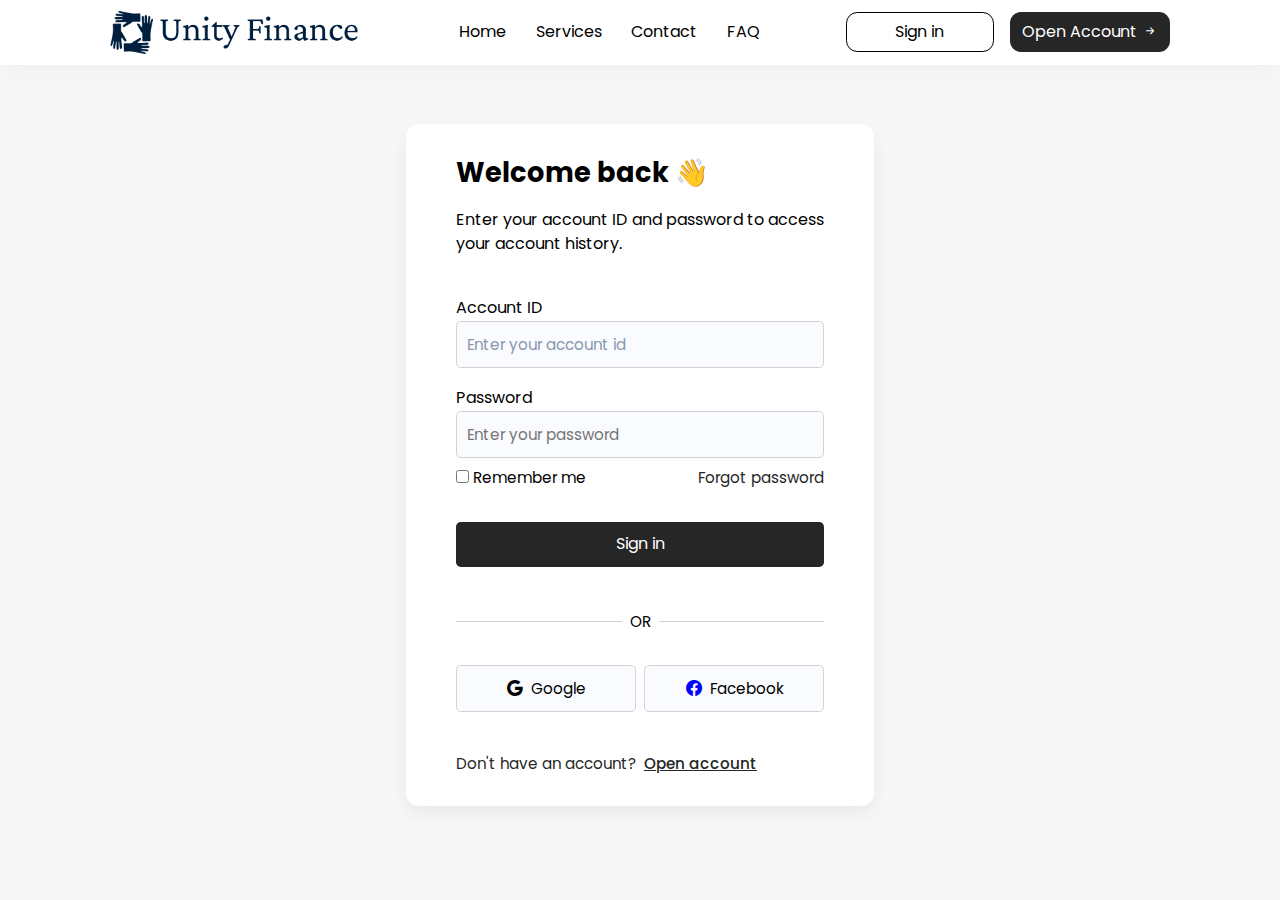
<file: Sign-in.html>
<!DOCTYPE html>
<html lang="en">
<head>
    <meta charset="UTF-8">
    <meta name="viewport" content="width=device-width, initial-scale=1.0">
    <link rel="stylesheet" href="https://cdn.jsdelivr.net/npm/bootstrap-icons@1.11.3/font/bootstrap-icons.min.css">
    <link rel="stylesheet" href="index.css">
    <link rel="stylesheet" href="resets.css">
    <link rel="shortcut icon" href="/images/favicon.ico" type="image/x-icon">
    <title>Sign in - Unity Finance Bank</title>
</head>
<body>
    <header>
        <a href="index.html" class="site-logo">
            <img src="/images/logo.png" alt="Website logo">
        </a>
        <nav>
            <div class="header-nav-links">
                <a href="index.html" class="header-nav-link">Home</a>
                <a href="#Service" class="header-nav-link">Services</a>
                <a href="#Contact" class="header-nav-link">Contact</a>
                <a href="#FAQ" class="header-nav-link">FAQ</a>
            </div>
    
            <div class="header-btns">
                <a href="Sign-in.html" class="login-btn">Sign in</a>
                <a href="Register.html" class="register-btn-wrapper">
                    <p class="register">Open Account</p>
                    <i class="bi bi-arrow-right-short"></i>
                </a>
            </div>
        </nav>
        <div class="hamburger-menu">
            <div class="line1"></div>
            <div class="line2"></div>
            <div class="line3"></div>
        </div>
    </header>

    <main>
        <button type="button" class="back-to-top" id="back-to-top">
            <i class="bi bi-arrow-up-short"></i>
        </button>

        <section class="sign-in-section">
            <div class="sign-in-text-wrapper">
                <div class="sign-in-text-heading">
                    <h3 class="sign-in-text-title">Welcome back 👋</h3>
                    <p class="sign-in-text-desc">Enter your account ID and password to access your account history.</p>
                </div>
                <form class="signin-form" id="signin-form">
                    <div class="account-id-input-wrapper">
                        <label for="accountId" class="account-id-label">Account ID</label>
                        <input type="text" id="account-id-input" class="accountId-input" placeholder="Enter your account id" required>
                    </div>

                    <div class="password-input-wrapper">
                        <label for="password" class="password-label">Password</label>
                        <input type="password" id="password-input" class="password-input" placeholder="Enter your password" minlength="8" required>
                    </div>

                    <div class="remember-me-wrapper">
                        <div class="remember">
                            <input type="checkbox" id="remember">
                            <label for="remember" class="remember-label">Remember me</label>
                        </div>
                        <a href="" class="forgot-pass">Forgot password</a>
                    </div>
                    <a href="Personal-account.html" id="sign-in-btn" class="sign-in-btn">Sign in</a>
                    <p class="error-msg" id="error-msg">Invalid account ID or password</p>
                    <!-- <div class="loading" id="loading">
                        <div class="spinner"></div>
                    </div> -->
                </form>

                <div class="account-suspension-modal"></div>

                <div class="sign-in-option">
                    <div class="option-divider1"></div>
                    <p class="sign-in-option-text">OR</p>
                    <div class="option-divider2"></div>
                </div>
                <div class="sign-in-option-socials">
                    <div class="sign-in-option-social-google">
                        <i class="bi bi-google"></i>
                        <p class="sign-in-option-social-google-text">Google</p>
                    </div>

                    <div class="sign-in-option-social-facebook">
                        <i class="bi bi-facebook"></i>
                        <p class="sign-in-option-social-facebook-text">Facebook</p>
                    </div>
                </div>
                <p class="register-account-text">Don't have an account?<a href="Register.html" class="register-now">Open account</a></p>
            </div>
        </section>
    </main>


    <script src="sign-in.js"></script>
    <script src="main.js"></script>
</body>
</html>
</file>
<file: index.css>
@import url('https://fonts.googleapis.com/css2?family=Montserrat:ital,wght@0,100..900;1,100..900&family=Poppins:ital,wght@0,100;0,200;0,300;0,400;0,500;0,600;0,700;0,800;0,900;1,100;1,200;1,300;1,400;1,500;1,600;1,700;1,800;1,900&display=swap');


:root {
    --ff-montserrat: "Montserrat", sans-serif;
    --ff-poppins: "Poppins", sans-serif;
    --fs: .95rem;

    --lime-green: #CAFF33;
    --text-color: rgba(40, 40, 40, 0.7);

    --spacing-l-r: clamp(0.7rem, -1.8704rem + 10.9671vw, 8rem);
}


body {
    background-color: rgb(247, 247, 247);
    font-family: var(--ff-poppins);
    min-height: 100vh;
    text-rendering: optimizeSpeed;
}



/* ******HEADER****** */


header {
    background-color: white;
    /* border: .06rem solid rgb(215, 215, 215); */
    box-shadow: 0 7px 20px rgba(0 0 0 / .035);
    display: flex;
    align-items: center;
    justify-content: space-between;
    gap: clamp(1rem, 0.6479rem + 1.5023vw, 2rem);
    /* margin: 0 var(--spacing-l-r) clamp(2rem, 1.2958rem + 3.0047vw, 4rem) var(--spacing-l-r); */
    margin-bottom: clamp(2rem, 1.2958rem + 3.0047vw, 4rem);
    padding: .7rem var(--spacing-l-r);
    position: sticky;
    top: 0;
    z-index: 999;
}

.site-logo img {
    width: clamp(12.5rem, 11.2676rem + 5.2582vw, 16rem);
}

nav {
    display: flex;
    align-items: center;
    gap: clamp(2rem, 0.5915rem + 6.0094vw, 6rem);
}

nav a {
    color: black;
}

.header-nav-links {
    display: flex;
    align-items: center;
    gap: clamp(1rem, 0.6479rem + 1.5023vw, 2rem);
}

.login-btn {
    border: .07rem solid black;
    border-radius: .7rem;
    padding: .44rem clamp(2rem, 1.5775rem + 1.8028vw, 3.2rem);
}

.register, .bi-arrow-right-short {
    color: white;
}

.header-btns {
    display: flex;
    align-items: center;
    gap: 1rem;
}

.register-btn-wrapper {
    background-color: #262626;
    border-radius: .7rem;
    display: flex;
    align-items: center;
    gap: .3rem;
    padding: .5rem .75rem;
}

.register-btn-wrapper {
    display: flex;
    align-items: center;
}

.hamburger-menu {
    cursor: pointer;
    display: none;
    transition: all .4s ease;
}

.hamburger-menu div {
    background-color: #262626;
    border-radius: .5rem;
    margin: .23rem 0;
    height: .25rem;
    width: 1.5rem;
}

@media (max-width: 79.313em) {
    nav {
        background-color: white;
        border-radius: .7rem;
        border: .07rem solid rgb(215, 215, 215);
        box-shadow: 0 55px 35px 23px rgba(0 0 0 / .07);
        display: none;
        padding: 1.7rem clamp(1rem, 0.6479rem + 1.5023vw, 2rem);
        position: fixed;
        flex-direction: column;
        top: 4.2rem;
        right: clamp(0.7rem, -1.8704rem + 10.9671vw, 8rem);
        left: clamp(0.7rem, -1.8704rem + 10.9671vw, 8rem);
        transition: all .4s ease;
    }

    .header-nav-links {
        flex-direction: column;
    }

    .hamburger-menu {
        display: block;
    }
}

@keyframes navSlideIn {
    from {
        opacity: 0;
        transform: translateX(5rem);
    }

    to {
        opacity: 1;
        transform: translateX(0);
    }
}

.nav-show {
    display: flex;
    animation: navSlideIn .4s ease forwards;
}

.hamburger-menu.rotate .line1 {
    transform: rotate(45deg) translate(6px, 7px);
}

.hamburger-menu.rotate .line2 {
    opacity: 0;
}

.hamburger-menu.rotate .line3 {
    transform: rotate(-45deg) translate(4px, -5.5px);
}

.back-to-top {
    background-color: black;
    border-radius: 50%;
    border: none;
    color: white;
    cursor: pointer;
    font-size: clamp(1.6rem, 1.4239rem + 0.7512vw, 2.1rem);
    position: fixed;
    padding: .5rem .75rem;
    left: 1.1rem;
    top: 40rem;
    display: none;
    transition: transform .6s ease;
    animation: displayBtn .4s ease;
    z-index: 10000;
}

.back-to-top.show {
    display: block;
    animation: displayBtn .5s ease;
}

@keyframes displayBtn {
    from {
        opacity: 0;
        transform: translateX(-1.5rem);
    }

    to {
        opacity: 1;
        transform: translateX(0);
    }
}



/* ******HERO SECTION****** */


.hero-section {
    display: grid;
    grid-template-columns: repeat(auto-fit, minmax(20rem, 1fr));
    gap: 4rem;
    margin: 0 var(--spacing-l-r) 10rem var(--spacing-l-r);
}

.hero-text-wrapper {
    max-width: 53rem;
}

.hero-intro-text-wrapper {
    background-color: #262626;
    border-radius: 1.5rem;
    display: flex;
    align-items: center;
    gap: .4rem;
    padding: .4rem .5rem;
    margin-bottom: clamp(1.1rem, 0.9592rem + 0.6009vw, 1.5rem);
    max-width: 20rem;
}

.bi-patch-check-fill {
    color: var(--lime-green);
    font-size: 1.1rem;
}

.hero-intro-text {
    color: white;
    font-size: var(--fs);
}

.hero-heading-text {
    font-family: var(--ff-montserrat);
    font-size: clamp(2.5rem, 1.7958rem + 3.0047vw, 4.5rem);
    max-width: 50rem;
    margin-bottom: clamp(1.1rem, 0.9592rem + 0.6009vw, 1.5rem);
}

.hero-desc-text {
    color: var(--text-color);
    font-family: var(--ff-poppins);
    margin-bottom: 2.5rem;
    max-width: 40rem;
}

.hero-btn {
    background-color: #262626;
    border-radius: .7rem;
    color: white;
    padding: .7rem 2rem;
}

.hero-image-wrapper {
    position: relative;
}

.main-image {
    border-radius: 1rem;
}

.moving-image {
    border-radius: .7rem;
    position: absolute;
    top: 20%;
    width: 45%;
    animation: move-up-down 7s infinite;
}

@keyframes move-up-down {
    0% {
        top: 40%;
    }

    50% {
        top: 50%;
    }

    100% {
        top: 40%;
    }
}



/* ******PARTNERS SECTION****** */


.partners-section {
    margin: 0 var(--spacing-l-r) clamp(5rem, 3.2394rem + 7.5117vw, 10rem) var(--spacing-l-r);
}

.partners-section-title {
    font-family: var(--ff-montserrat);
    font-size: 1.5rem;
    font-family: 400;
    margin-bottom: clamp(1.1rem, 0.9592rem + 0.6009vw, 1.5rem);
}

.partners-image-wrapper {
    display: grid;
    grid-template-columns: repeat(auto-fit, minmax(10rem, 1fr));
    gap: 1rem;
    place-content: center;
}

.partner-image {
    background-color: rgb(236, 236, 236);
    border-radius: .7rem;
    padding: 2.5rem;
    width: 15rem;
}



/* ******FEATURES SECTION****** */


.features-section {
    display: grid;
    grid-template-columns: repeat(auto-fit, minmax(18rem, 1fr));
    gap: 4rem;
    margin: 0 var(--spacing-l-r) clamp(5rem, 3.2394rem + 7.5117vw, 10rem) var(--spacing-l-r);
}

.features-section-title {
    font-family: var(--ff-montserrat);
    font-size: 1.5rem;
    font-family: 400;
    margin-bottom: clamp(1.1rem, 0.9592rem + 0.6009vw, 1.5rem);
}

.features-box-wrapper {
    display: grid;
    grid-template-columns: repeat(auto-fit, minmax(clamp(20rem, 16.4789rem + 15.0235vw, 30rem), 1fr));
    gap: .7rem;
}

.features-box {
    border-radius: .7rem;
    border: .07rem solid rgb(215, 215, 215);
    padding: .9rem;
}

.features-box-icon-wrapper {
    background-color: #E8F2EE;
    border-radius: 50%;
    display: flex;
    align-items: center;
    justify-content: center;
    margin-bottom: .6rem;
    width: 3rem;
    height: 3rem;
}

.features-box-icon-wrapper i {
    color: #5BB5A2;
    font-size: 1.2rem;
}

.features-box-text-subtitle {
    font-weight: 500;
    font-size: 1.1rem;
    margin-bottom: .35rem;
}

.features-box-text-desc {
    color: var(--text-color);
}



/* ******SERVICE SECTION****** */


.service-section {
    display: grid;
    grid-template-columns: repeat(auto-fit, minmax(18rem, 1fr));
    gap: 3.5rem;
    margin: 0 var(--spacing-l-r) clamp(5rem, 3.2394rem + 7.5117vw, 10rem) var(--spacing-l-r);
}

.service-text-title {
    font-family: var(--ff-montserrat);
    font-size: 1.5rem;
    font-family: 400;
    margin-bottom: clamp(1.1rem, 0.9592rem + 0.6009vw, 1.5rem);
}

.service-text-desc {
    color: var(--text-color);
    margin-bottom: clamp(1.1rem, 0.9592rem + 0.6009vw, 1.5rem);
    max-width: 35rem;
}

.service-box-wrapper {
    display: grid;
    grid-template-columns: repeat(auto-fit, minmax(18rem, 1fr));
    gap: 1rem;
    margin: 1.6rem 0;
}

.service-box-subtitle {
    font-weight: 500;
    font-size: 1.1rem;
    margin-bottom: .35rem;
}

.service-box-desc {
    color: var(--text-color);
    max-width: 17rem;
}

.service-download-wrapper {
    background-color: white;
    border-radius: 2.7rem;
    display: flex;
    align-items: center;
    justify-content: center;
    flex-wrap: wrap;
    gap: clamp(1.7rem, 0.8901rem + 3.4554vw, 4rem);
    padding: 1rem;
    max-width: 35rem;
}

.service-download-left {
    display: flex;
    align-items: center;
    gap: 1rem;
}

.service-download-left-text {
    font-weight: 500;
    font-size: 1.2rem;
}

.service-download-right {
    background-color: #262626;
    border-radius: 2.5rem;
    cursor: pointer;
    color: white;
    display: flex;
    align-items: center;
    gap: .7rem;
    padding: .8rem 1rem;
}

.service-download-right-text {
    font-size: 1.07rem;
}

.service-download-right i {
    font-size: 1.2rem;
}



/* ******APP EXPERIENCE SECTION****** */


.app-experience-section {
    display: grid;
    grid-template-columns: repeat(auto-fit, minmax(18rem, 1fr));
    gap: 3.5rem;
    place-items: center;
    margin: 0 var(--spacing-l-r) clamp(5rem, 3.2394rem + 7.5117vw, 10rem) var(--spacing-l-r);
}

.app-experience-title {
    font-family: var(--ff-montserrat);
    font-size: 1.5rem;
    font-family: 400;
    margin-bottom: clamp(1.1rem, 0.9592rem + 0.6009vw, 1.5rem);
}

.app-experience-desc {
    color: var(--text-color);
    margin-bottom: 2rem;
}

.app-experience-list-wrapper {
    display: flex;
    flex-direction: column;
    gap: 1rem;
}

.app-experience-list {
    display: flex;
    gap: .5rem;
}

.app-experience-list-text {
    color: var(--text-color);
}

.app-experience-section img {
    width: clamp(20rem, 18.2394rem + 7.5117vw, 25rem);
}



/* ******TESTIMONIALS SECTION****** */


.testimonial-section {
    margin: 0 var(--spacing-l-r) clamp(5rem, 3.2394rem + 7.5117vw, 10rem) var(--spacing-l-r);
}

.testimonial-text-wrapper {
    margin-bottom: 3.5rem;
}

.testimonial-title {
    font-family: var(--ff-montserrat);
    font-size: 1.5rem;
    font-family: 400;
    margin-bottom: clamp(1.1rem, 0.9592rem + 0.6009vw, 1.5rem);
}

.rated-wrapper {
    display: flex;
    justify-content: space-between;
    flex-wrap: wrap;
    gap: .7rem;
}

.testimonial-desc {
    color: var(--text-color);
}

.rated-text {
    color: var(--text-color);
}

.rated-text span {
    color: #5BB5A2;
}

.testimonial-box-wrapper {
    display: grid;
    grid-template-columns: repeat(auto-fit, minmax(18rem, 1fr));
    gap: 1rem;
}

.testimonial-box {
    border-radius: .7rem;
    border: .07rem solid rgb(215, 215, 215);
    padding: .8rem;
}

.testimonial-stars {
    margin-bottom: .4rem;
}

.testimonial-stars i {
    color: #5BB5A2;
}

.testimonial-box-text {
    color: var(--text-color);
    margin-bottom: clamp(1.1rem, 0.9592rem + 0.6009vw, 1.5rem);
}



/* ******FAQ SECTION****** */


.faq-section {
    margin: 0 var(--spacing-l-r) clamp(5rem, 3.2394rem + 7.5117vw, 10rem) var(--spacing-l-r);
}

.faq-section-text-wrapper {
    margin-bottom: 3.5rem;
}

.faq-section-title {
    font-family: var(--ff-montserrat);
    font-size: 1.5rem;
    font-family: 400;
    margin-bottom: clamp(1.1rem, 0.9592rem + 0.6009vw, 1.5rem);
}

.faq-section-desc {
    color: var(--text-color);
}

.faq-list-wrapper {
    display: grid;
    grid-template-columns: repeat(auto-fit, minmax(clamp(20rem, 16.4789rem + 15.0235vw, 30rem), 1fr));
    gap: 1rem;
}

.faq-list {
    border-radius: .7rem;
    border: .07rem solid rgb(215, 215, 215);
    padding: 1rem;
}

.faq-list-question {
    font-weight: 500;
    font-size: 1.1rem;
    margin-bottom: .4rem;
}

hr {
    border: .05rem solid rgb(215, 215, 215);
}

.faq-list-answer {
    color: var(--text-color);
    margin-top: 1rem;
}



/* ******FOOTER SECTION****** */


footer {
    margin: 0 var(--spacing-l-r) 1rem var(--spacing-l-r);
}

.footer-container {
    background-color: rgb(247, 247, 247);
    border-radius: .7rem;
    padding: 3rem clamp(1rem, 0.6479rem + 1.5023vw, 2rem);
}

.footer-info-wrapper {
    display: grid;
    grid-template-columns: repeat(auto-fit, minmax(16rem, 1fr));
    gap: 3rem;
    margin-bottom: 3rem;
}

.footer-info-wrapper a {
    color: black;
}

.footer-intro {
    display: flex;
    flex-direction: column;
    gap: 1.3rem;
}

.footer-quick-links, .footer-support, .footer-contact {
    display: flex;
    flex-direction: column;
    gap: 1.3rem;
}

.footer-quick-links-title, .footer-support-title, .footer-contact-title {
    font-weight: 500;
    font-size: 1.1rem;
    margin-bottom: .4rem;
}

.footer-quick-links-wrapper, .footer-contact-wrapper, .footer-support-wrapper {
    display: flex;
    flex-direction: column;
    gap: .7rem;
}

.copyright-wrapper {
    margin-top: 3rem;
}



/* ******SIGN IN PAGE SECTION****** */


.sign-in-section {
    display: flex;
    align-items: center;
    justify-content: center;
    margin: 0 var(--spacing-l-r) 3rem var(--spacing-l-r);
}

.sign-in-text-wrapper {
    background-color: white;
    box-shadow: 0 8px 20px rgba(0 0 0 / .06);
    border-radius: .8rem;
    padding: clamp(1rem, 0.6127rem + 1.6526vw, 2.1rem) clamp(1rem, 0.1197rem + 3.7559vw, 3.5rem);
    /* width: fit-content; */
}

.sign-in-text-title {
    font-size: 1.7rem;
    font-family: 400;
    margin: 0  0 1.1rem 0;
}

.sign-in-text-desc {
    margin-bottom: 2.5rem;
    max-width: 23rem;
}

.account-id-input-wrapper {
    display: flex;
    flex-direction: column;
    gap: .1rem;
    margin-bottom: 1.1rem;
}

.accountId-input {
    background-color: #f9fbfe;
    border-radius: .3rem;
    border: .08rem solid rgb(210, 210, 210);
    font-size: var(--fs);
    outline: none;
    padding: .65rem;
    /* margin-right: clamp(0rem, -1.7606rem + 7.5117vw, 5rem); */
}

.accountId-input::placeholder {
    color: #8897AD;
}

.password-input-wrapper {
    display: flex;
    flex-direction: column;
    gap: .1rem;
    margin-bottom: .5rem;
}

.password-input {
    background-color: #f9fbfe;
    border-radius: .3rem;
    border: .08rem solid rgb(210, 210, 210);
    font-size: var(--fs);
    outline: none;
    padding: .65rem;
    /* margin-right: clamp(0rem, -1.7606rem + 7.5117vw, 5rem); */
}

.remember-me-wrapper {
    display: flex;
    justify-content: space-between;
    align-items: center;
    margin-bottom: 2rem;
}

.remember-label, .forgot-pass {
    font-size: var(--fs);
}

.remember-me-wrapper a {
    color: #262626;
}

.sign-in-btn {
    background-color: #262626;
    border-radius: .3rem;
    color: white;
    display: block;
    padding: .65rem;
    text-align: center;
}

.error-msg {
    color: red;
    display: none;
    font-size: var(--fs);
    margin-top: .5rem;
    animation: displayBtn .4s ease;
}

.sign-in-option {
    display: flex;
    align-items: center;
    gap: .5rem;
    margin-top: 2.7rem;
}

.option-divider1 {
    width: 50%;
    height: .055rem;
    background-color: rgb(210, 210, 210);
}

.sign-in-option-text {
    font-size: var(--fs);
}

.option-divider2 {
    width: 50%;
    height: .055rem;
    background-color: rgb(210, 210, 210);
}

.sign-in-option-socials {
    display: flex;
    /* flex-wrap: wrap; */
    gap: .5rem;
    margin-top: 2rem;
    margin-bottom: 2.5rem;
}

.sign-in-option-social-google, .sign-in-option-social-facebook {
    border-radius: .3rem;
    border: .08rem solid rgb(210, 210, 210);
    background-color: #f9fbfe;
    display: flex;
    align-items: center;
    justify-content: center;
    gap: .5rem;
    padding: .65rem;
    width: 100%;
}

.sign-in-option-social-google-text, .sign-in-option-social-facebook-text {
    font-size: var(--fs);
}

.sign-in-option-social-facebook .bi-facebook {
    color: blue;
}

.register-account-text {
    color: #262626;
    font-size: var(--fs);
}

.register-now {
    color: #262626;
    font-weight: 500;
    margin-left: .5rem;
    text-decoration: underline;
}

.loading {
    display: flex;
    justify-content: center;
    margin-top: .5rem;
    display: none;
}

.spinner {
    width: 27px;
    height: 27px;
    border: 5px solid #edf4ff;
    border-top-color: #262626;
    border-radius: 50%;
    animation: loaderSpin 1.5s linear infinite;
}

@keyframes loaderSpin {
    0% {
        transform: rotate(0deg);
    }

    100% {
        transform: rotate(360deg);
    }
}



/* ******REGISTER PAGE SECTION****** */


.register-section {
    display: flex;
    align-items: center;
    justify-content: center;
    margin: 0 var(--spacing-l-r) 3rem var(--spacing-l-r);
    /* max-width: 45rem; */
}

.register-text-wrapper {
    background-color: white;
    box-shadow: 0 8px 20px rgba(0 0 0 / .06);
    border-radius: .8rem;
    padding: clamp(1rem, 0.6127rem + 1.6526vw, 2.1rem) clamp(1rem, 0.1197rem + 3.7559vw, 3.5rem);
}

.register-text-title {
    font-size: 1.7rem;
    font-family: 400;
    margin: 0 0 1.1rem 0;
}

.register-text-desc {
    margin-bottom: 2rem;
    /* max-width: 23rem; */
}

.account-info-container {
    margin-bottom: 2.1rem;
}

.account-info-wrapper {
    display: grid;
    grid-template-columns: repeat(auto-fit, minmax(16rem, 1fr));
    gap: 1rem;
}

.account-info-title, .personal-info-title {
    font-size: 1.2rem;
    font-weight: 500;
    margin-bottom: 1.2rem;
}

.account-type-input-wrapper, .currency-type-input-wrapper {
    display: flex;
    flex-direction: column;
    gap: .1rem;
}

.account-type, .currency-type {
    background-color: #f9fbfe;
    border-radius: .3rem;
    border: .08rem solid rgb(210, 210, 210);
    color: #262626;
    font-size: var(--fs);
    outline: none;
    padding: 0 .65rem;
    height: 3.1rem;
    /* max-width: 85%; */
}

.name-input-wrapper {
    display: grid;
    grid-template-columns: repeat(auto-fit, minmax(16rem, 1fr));
    gap: 1rem;
    margin-bottom: 1.1rem;
}

.first-name-input-wrapper, .last-name-input-wrapper {
    display: flex;
    flex-direction: column;
    gap: .1rem;
}

.first-name, .last-name {
    background-color: #f9fbfe;
    border-radius: .3rem;
    border: .08rem solid rgb(210, 210, 210);
    color: #262626;
    font-size: var(--fs);
    outline: none;
    padding: .65rem;
}

.email-input-wrapper {
    display: flex;
    flex-direction: column;
    gap: .1rem;
    margin-bottom: 1.1rem;
}

.user-email {
    background-color: #f9fbfe;
    border-radius: .3rem;
    border: .08rem solid rgb(210, 210, 210);
    color: #262626;
    font-size: var(--fs);
    outline: none;
    padding: .65rem;
}

.num-dob-input-wrapper {
    display: grid;
    grid-template-columns: repeat(auto-fit, minmax(16rem, 1fr));
    gap: 1rem;
    margin-bottom: 1.1rem;
}

.phone-number-input-wrapper, .date-of-birth-input-wrapper {
    display: flex;
    flex-direction: column;
    gap: .1rem;
}

.phone-number, .dob {
    background-color: #f9fbfe;
    border-radius: .3rem;
    border: .08rem solid rgb(210, 210, 210);
    color: #262626;
    font-size: var(--fs);
    outline: none;
    padding: .65rem;
}

.address-input-wrapper {
    margin-bottom: 1.1rem;
}

.street-addr-input-wrapper {
    display: flex;
    flex-direction: column;
    gap: .1rem;
    margin-bottom: 1.1rem;
}

.street-address {
    background-color: #f9fbfe;
    border-radius: .3rem;
    border: .08rem solid rgb(210, 210, 210);
    color: #262626;
    font-size: var(--fs);
    outline: none;
    padding: .65rem;
}

.city-state-input-wrapper {
    display: grid;
    grid-template-columns: repeat(auto-fit, minmax(16rem, 1fr));
    gap: 1rem;
    margin-bottom: 1.1rem;
}

.city-input-wrapper, .state-input-wrapper {
    display: flex;
    flex-direction: column;
    gap: .1rem;
}

.city, .state {
    background-color: #f9fbfe;
    border-radius: .3rem;
    border: .08rem solid rgb(210, 210, 210);
    color: #262626;
    font-size: var(--fs);
    outline: none;
    padding: .65rem;
}

.zip-country-input-wrapper {
    display: grid;
    grid-template-columns: repeat(auto-fit, minmax(16rem, 1fr));
    gap: 1rem;
}

.zip-input-wrapper, .country-input-wrapper {
    display: flex;
    flex-direction: column;
    gap: .1rem;
}

.zip-code, .country {
    background-color: #f9fbfe;
    border-radius: .3rem;
    border: .08rem solid rgb(210, 210, 210);
    color: #262626;
    font-size: var(--fs);
    outline: none;
    padding: .65rem;
}

.citizen-marriage-status-input-wrapper {
    display: grid;
    grid-template-columns: repeat(auto-fit, minmax(16rem, 1fr));
    gap: 1rem;
    margin-bottom: 1.1rem;
}

.citizen-input-wrapper, .marriage-status-input-wrapper {
    display: flex;
    flex-direction: column;
    gap: .1rem;
}

.citizenship, .marriage-status {
    background-color: #f9fbfe;
    border-radius: .3rem;
    border: .08rem solid rgb(210, 210, 210);
    color: #262626;
    font-size: var(--fs);
    outline: none;
    padding: .65rem;
}

.occupation-employer-input-wrapper {
    display: grid;
    grid-template-columns: repeat(auto-fit, minmax(16rem, 1fr));
    gap: 1rem;
    margin-bottom: 1.1rem;
}

.occupation-input-wrapper, .employer-input-wrapper {
    display: flex;
    flex-direction: column;
    gap: .1rem;
}

.occupation, .employer {
    background-color: #f9fbfe;
    border-radius: .3rem;
    border: .08rem solid rgb(210, 210, 210);
    color: #262626;
    font-size: var(--fs);
    outline: none;
    padding: .65rem;
}

.terms-text {
    margin-bottom: .7rem;
}

.terms-checkbox-wrapper {
    margin-bottom: 2rem;
}

.terms-checkbox-wrapper a {
    color: #262626;
    font-weight: 500;
    text-decoration: underline;
    margin-left: .2rem;
}

.register-btn {
    background-color: #262626;
    border-radius: .3rem;
    color: white;
    cursor: pointer;
    padding: .65rem;
    text-align: center;
    width: 100%;
    margin-bottom: 2.5rem;
}

.sign-in-text a {
    color: #262626;
    font-weight: 500;
    margin-left: .5rem;
    text-decoration: underline;
}
</file>
<file: personal-account.css>
@import url('https://fonts.googleapis.com/css2?family=Montserrat:ital,wght@0,100..900;1,100..900&family=Poppins:ital,wght@0,100;0,200;0,300;0,400;0,500;0,600;0,700;0,800;0,900;1,100;1,200;1,300;1,400;1,500;1,600;1,700;1,800;1,900&display=swap');


:root {
    --ff-montserrat: "Montserrat", sans-serif;
    --ff-poppins: "Poppins", sans-serif;
    --fs: .95rem;

    --color-primary: #7380ec;
    --color-danger: #ff7782;
    --color-success: #41f1b6;
    --color-warning: #ffbb55;
    --color-white: #fff;
    --color-info-dark: #7d8da1;
    --color-info-light: #dce1eb;
    --color-dark: #363949;
    --color-light: rgba(132, 139, 200, .18);
    --color-primary-variant: #111e88;
    --color-dark-variant: #677483;
    --color-background: #f6f6f9;

    --card-border-radius: 2rem;
    --border-radius1: .4rem;
    --border-radius2: .8rem;
    --border-radius3: 1.2rem;

    --card-padding: 1.8rem;
    --padding: 1.2rem;

    --box-shadow: 0 2rem 3rem var(--color-light);
}




/* ****** DARK THEME VARIABLES ******** */

.dark-theme-variables {
    --color-background: #181a1e;
    --color-white: #202528;
    --color-dark: #edeffd;
    --color-dark-variant: #a3bdcc;
    --color-light: rgba(0, 0, 0, .4);
    --box-shadow: 0 2rem 3rem var(--color-light);
}

* {
    outline: 0;
    appearance:  none;
}

html {
    font-size: .875rem;
}

body {
    background-color: var(--color-background);
    font-family: var(--ff-poppins);
    font-size: var(--fs);
    min-height: 100vh;
    text-rendering: optimizeSpeed;
    user-select: none;
    overflow-x: hidden;
    color: var(--color-dark);
}

.dashboard-container {
    display: grid;
    grid-template-columns: 14rem auto 23rem;
    gap: 1.8rem;
    margin: 0 auto;
    width: 96%;
}

a {
    color: var(--color-dark);
}

h1 {
    font-weight: 800;
    font-size: 1.8rem;
}

h2 {
    font-size: 1.4rem;
}

h3 {
    font-size: .87rem;
}

h4 {
    font-size: .8rem;
}

h5 {
    font-size: .77rem;
}

small {
    font-size: .75rem;
}

.profile-photo {
    width: 2.8rem;
    height: 2.8rem;
    border-radius: 50%;
    overflow: hidden;
}

.text-muted {
    color: var(--color-info-dark);
}

p {
    color: var(--color-dark-variant);
}

b {
    color: var(--color-dark);
}

.primary {
    color: var(--color-primary);
}

.danger {
    color: var(--color-danger);
}

.success {
    color: var(--color-success);
}

.warning {
    color: var(--color-warning);
}

aside {
    height: 100vh;
}

aside .top {
    display: flex;
    align-items: center;
    justify-content: space-between;
    margin-top: 1.2rem;
}

aside .dashboard-logo img {
    width: 12rem;
}

aside .ham-close {
    display: none;
}




/* ****** SIDEBAR  MENU ******** */


aside .dashboard-sidebar {
    display: flex;
    flex-direction: column;
    height: 86vh;
    position: relative;
    top: 3rem;
}

aside h3 {
    font-weight: 500;
}

aside .dashboard-sidebar a {
    display: flex;
    align-items: center;
    gap: 1rem;
    color: var(--color-info-dark);
    margin-left: 2rem;
    position: relative;
    height: 3.7rem;
    transition:  all 300ms ease;
}

aside .dashboard-sidebar a i {
    font-size: 1.4rem;
    transition: all 300ms ease;
}

aside .dashboard-sidebar a:last-child {
    position: absolute;
    bottom: 12rem;
    width: 100%;
}

aside .dashboard-sidebar a.active {
    background-color: var(--color-light);
    color: var(--color-primary);
    margin-left: 0;
}

aside .dashboard-sidebar a.active::before {
    content: '';
    width: 6px;
    height: 100%;
    background-color: var(--color-primary);
}

aside .dashboard-sidebar a.active i {
    color: var(--color-primary);
    margin-left: calc(1rem - 6px);
}

aside .dashboard-sidebar a:hover {
    color: var(--color-primary);
}

aside .dashboard-sidebar a:hover i {
    margin-left: .75rem;
}




/* ****** MAIN ******** */


main {
    margin-top: 1.3rem;
}

main .insights {
    display: grid;
    grid-template-columns: repeat(auto-fit, minmax(18rem, 1fr));
    /* grid-template-columns: repeat(3, 1fr); */
    gap: 1.4rem;
}

main .insights > div {
    background-color: var(--color-white);
    padding: var(--card-padding);
    border-radius: var(--card-border-radius);
    margin-top: 1rem;
    box-shadow: var(--box-shadow);
    transition: all 300ms ease;
}

main .insights > div:hover {
    box-shadow: none;
}

main .insights > div i {
    background-color: var(--color-primary);
    border-radius: 50%;
    color: var(--color-white);
    font-size: 1.7rem;
    padding: .7rem;
}

main .insights > div.savings-expenses i {
    background-color: var(--color-danger);
}

main .insights > div.investment-income i {
    background-color: var(--color-success);
}

main .insights > div .middle {
    display: flex;
    align-items: center;
    justify-content: space-between;
    gap: 1.4rem;
}

main .insights h3 {
    margin: 1rem 0 .6rem;
    font-size: 1rem;
}

main .insights .progress {
    position: relative;
    width: 92px;
    height: 92px;
    border-radius: 50%;
}

main .insights svg {
    width: 7rem;
    height: 7rem;
}

main .insights svg circle {
    fill: none;
    stroke: var(--color-primary);
    stroke-width: 14;
    stroke-linecap:  round;
    transform: translate(5px, 5px);
    /* stroke-dasharray: 110; */
    stroke-dashoffset: 92;
}

main .insights .balance-sales svg circle {
    stroke-dashoffset: -60;
    stroke-dasharray: 100;
}

main .insights .savings-expenses svg circle {
    stroke-dashoffset: -50;
    stroke-dasharray: 155;
}

main .insights .investment-income svg circle {
    stroke-dashoffset: -50;
    stroke-dasharray: 125;
}

main .insights .progress .number {
    position: absolute;
    top: 0;
    left: 0;
    height: 100%;
    width: 100%;
    display: flex;
    justify-content: center;
    align-items: center;
}

main .insights small {
    display: block;
    margin-top: 1.3rem;
}

.credit-card-wrapper {
    background-color: #0177FB;
    border-radius: var(--card-border-radius);
    display: flex;
    flex-direction: column;
    gap: 2rem;
    padding: var(--card-padding);
    margin-top: 1rem;
}

.name-wrapper-title {
    color: var(--color-white);
    font-weight: 700;
}

.name-wrapper-text {
    color: var(--color-white);
    font-size: 1.4rem;
    font-weight: 400;
}

.card-num-exp-type-wrapper {
    display: flex;
}





/* ****** RECENT TRANSACTIONS ******** */


main .recent-transaction-orders { 
    margin-top: 2rem;
}

main .recent-transaction-orders h2 {
    margin-bottom: .8rem;
}

main .recent-transaction-orders table {
    background-color: var(--color-white);
    box-shadow: var(--box-shadow);
    border-radius: var(--card-border-radius);
    padding: var(--card-padding);
    text-align: center;
    width: 100%;
    transition: all 300ms ease;
}

main .recent-transaction-orders table:hover {
    box-shadow: none;
}

main table tbody td {
    /* border-bottom: .01rem solid var(--color-light); */
    color: var(--color-dark-variant);
    height: 2.8rem;
}

main table tbody tr:last-child td {
    border: none;
}

main .recent-transaction-orders a {
    text-align: center;
    display: block;
    margin: 1.5rem auto;
    color: var(--color-primary);
}




/* ****** RIGHT ******** */


.right {
    margin-top: 1.4rem;
}

.right .top {
    display: flex;
    justify-content: end;
    gap: 2rem;
    /* background-color: gray; */
}

.right .top button {
    display: none;
}

.right .theme-toggler {
    background-color: var(--color-light);
    display: flex;
    justify-content: space-between;
    align-items: center;
    height: 1.6rem;
    width: 4.2rem;
    cursor: pointer;
    border-radius: var(--border-radius1);
}

.right .theme-toggler i {
    font-size: 1.2rem;
    width: 50%;
    height: 100%;
    display: flex;
    align-items: center;
    justify-content: center;
}

.right .theme-toggler i.active {
    background-color: var(--color-primary);
    color: white;
    border-radius: var(--border-radius1);
}

.right .top .profile {
    display: flex;
    gap: 2rem;
    text-align: right;
}



/* ****** QUICK TRANSFER ******** */


.right .quick-transfer {
    background-color: var(--color-white);
    box-shadow: var(--box-shadow);
    border-radius: var(--card-border-radius);
    padding: var(--card-padding);
    margin-top: .5rem;
    transition: all 300ms ease;
}

.right .quick-transfer:hover {
    box-shadow: none;
}

.right .quick-transfer h2 {
    margin-bottom: 1rem;
}

.right .debit-balance-wrapper {
    border: .09rem solid var(--color-info-light);
    border-radius: var(--border-radius1);
    gap: .7rem;
    margin-bottom: 1rem;
    padding: .65rem;
}

.right .debit-balance-wrapper .debit-wrapper-top {
    display: flex;
    align-items: center;
    justify-content: space-between;
    gap: .7rem;
    margin-bottom: 1rem;
}

.right .debit-balance-wrapper .debit-wrapper-bottom {
    display: grid;
    gap: .5rem;
}

.right .debit-balance-wrapper .debit-wrapper-bottom .card-expiry-cvv {
    display: flex;
    justify-content: space-between;
    gap: .7rem;
}

.right .debit-balance-wrapper .debit-wrapper {
    display: flex;
    align-items: center;
    gap: .5rem;
}

.right .debit-balance-wrapper .debit-wrapper img {
    width: 1.7rem;
}

.right .debit-balance-wrapper .debit-wrapper h3 {
    font-size: 1rem;
}

.right .debit-balance-wrapper .balance-wrapper {
    display: flex;
    align-items: center;
    gap: .5rem;
}

.right .debit-balance-wrapper .balance-wrapper h3 {
    font-size: 1rem;
}

.right .debit-balance-wrapper .balance-wrapper i {
    cursor: pointer;
    font-size: .7rem;
}

.right .quick-transfer-wrapper .recipient-input-wrapper {
    margin-bottom: 1rem;
}

.right .quick-transfer-wrapper .recipient-input-wrapper input {
    border: .09rem solid var(--color-info-light);
    border-radius: var(--border-radius1);
    background-color: transparent;
    caret-color: var(--color-dark);
    color: var(--color-dark);
    font-size: .95rem;
    padding: .65rem;
    width: 100%;
    transition: all 300ms ease;
}

.right .quick-transfer-wrapper .recipient-input-wrapper input:focus {
    border: .09rem solid var(--color-primary);
}

::placeholder {
    color: rgb(183, 183, 183);
    font-size: .95rem;
}

.right .quick-transfer-wrapper .amount-input-wrapper {
    margin-bottom: 1rem;
}

.right .quick-transfer-wrapper .amount-input-wrapper .amount-input {
    display: flex;
    align-items: center;
    /* justify-content: space-between; */
    gap: .5rem;
}

.right .quick-transfer-wrapper .amount-input-wrapper .amount-input select {
    border: .09rem solid var(--color-info-light);
    border-radius: var(--border-radius1);
    background-color: var(--color-light);
    color: var(--color-dark);
    font-size: .95rem;
    padding: .65rem;
    transition: all 300ms ease;
}

.right .quick-transfer-wrapper .amount-input-wrapper .amount-input input {
    border: .09rem solid var(--color-info-light);
    border-radius: var(--border-radius1);
    background-color: transparent;
    color: var(--color-dark);
    caret-color: var(--color-dark);
    font-size: .95rem;
    padding: .65rem;
    width: 100%;
    transition: all 300ms ease;
}

.right .quick-transfer-wrapper .amount-input-wrapper .amount-input input:focus {
    border: .09rem solid var(--color-primary);
}

.right .quick-transfer .quick-transfer-btn {
    background-color: var(--color-primary);
    border: none;
    border-radius: var(--border-radius1);
    color: white;
    cursor: pointer;
    outline: none;
    padding: .65rem;
    width: 100%;
}

.right .quick-transfer .transfer-btn-msg {
    /* color: var(--color-dark-variant); */
    margin-top: .5rem;
}




/* ****** INVESTMENT ANALYTICS ******** */


.right .investment-analytics {
    margin-top: 2rem;
}

.right .investment-analytics h2 {
    margin-bottom: .8rem;
}

.right .investment-analytics .item {
    background-color: var(--color-white);
    display: flex;
    align-items: center;
    gap: 1rem;
    margin-bottom: 1rem;
    padding: 1.4rem var(--card-padding);
    border-radius: var(--border-radius3);
    box-shadow: var(--box-shadow);
    transition: all 300ms ease;
}

.right .investment-analytics .item:hover {
    box-shadow: none;
}

.right .investment-analytics .item .right {
    display: flex;
    justify-content: space-between;
    align-items: start;
    margin: 0;
    width: 100%;
}

.right .investment-analytics .item .icon {
    padding: .6rem;
    /* color: var(--color-white); */
    /* background-color: var(--color-primary); */
    border-radius: 50%;
    /* display: flex; */
    font-size: 1.5rem;
}

/* .right .investment-analytics .item.microsoft .icon {
    background-color: var(--color-danger);
}

.right .investment-analytics .item.ethereum .icon {
    background-color: var(--color-success);
}

.right .investment-analytics .item.health .icon {
    background-color: var(--color-warning);
} */




/* ****** MEDIA QUERY (1200px breakpoint) ******** */


@media screen and (max-width: 75em) {  
    .dashboard-container {
        width: 94%;
        grid-template-columns: 7rem auto 23rem;
    }

    aside .dashboard-sidebar h3 {
        display: none;
    }

    aside .dashboard-sidebar a {
        width: 5.6rem;
    }

    /* aside .dashboard-sidebar a:last-child {
        bottom: 8rem;
    } */

    main .insights {
        grid-template-columns: 1fr;
        gap: 0;
    }

    main .recent-transaction-orders {
        width: 94%;
        position: absolute;
        left: 50%;
        top: 123%;
        transform: translateX(-50%);
        margin: 2rem 0 0 8.8rem;
    }

    main .recent-transaction-orders table {
        width: 83vw;
    }
}




/* ****** MEDIA QUERY (768px breakpoint) ******** */


@media screen and (max-width: 48em) {
    .dashboard-container {
        width: 100%;
        grid-template-columns: 1fr;
    }

    aside {
        position: fixed;
        left: -100%;
        background-color: var(--color-white);
        width: 18rem;
        height: 100vh;
        z-index: 3;
        box-shadow: 1rem 3rem 4rem var(--color-light);
        padding: var(--card-padding);
        display: none;
        animation: showMenu .3s ease forwards;
    }

    @keyframes showMenu {
        to {
            left: 0;
        }
    }

    aside .dashboard-sidebar h3 {
        display: inline;
    }

    aside .dashboard-sidebar a {
        width: 100%;
        height: 3.4rem;
    }

    /* aside .dashboard-sidebar a:last-child {
        position: absolute;
        bottom: 5rem;
    } */

    aside .ham-close {
        display: inline-block;
        cursor: pointer;
        font-size: 1.2rem;
    }

    main {
        margin-top: 8rem;
        padding: 0 1rem;
    }

    main .recent-transaction-orders {
        position: absolute;
        top: 210%;
        /* left: 50%;
        transform: translateX(-50%); */
        margin: 3rem 0 0 0;
        /* width: 100%; */
        overflow-x: auto;
    }

    main table thead tr th:first-child,
    main table thead tr th:nth-child(4) {
        display: none;
    }

    main table tbody tr td:first-child,
    main table tbody tr td:nth-child(4) {
        display: none;
    }



    main .recent-transaction-orders table {
        width: 100%;
        margin: 0;
    }

    .right {
        width: 94%;
        margin: 0 auto 4rem;
    }

    .right .top {
        position: fixed;
        top: 0;
        left: 0;
        align-items: center;
        padding: 0 .8rem;
        height: 4.6rem;
        background-color: var(--color-white);
        width: 100%;
        margin: 0;
        z-index: 2;
        box-shadow: 0 1rem 1rem var(--color-light);
    }

    .right .top .theme-toggler {
        width: 4.4rem;
        position: absolute;
        left: 66%;
    }

    .right .profile .info {
        display: none;
    }

    .right .top button {
        display: inline-block;
        background-color: transparent;
        border: none;
        cursor: pointer;
        color: var(--color-dark);
        font-size: 1.35rem;
        position: absolute;
        left: 1rem;
    }
}
</file>
<file: resets.css>
*,
*::before,
*::after {
    box-sizing: border-box;
    margin: 0;
    padding: 0;
}

* {
    line-height: calc(1em + 0.5rem);
}

/* Remove default margin */
body,
h1,
h2,
h3,
h4,
p,
figure,
blockquote,
dl,
dd {
    margin: 0;
    padding: 0;
}

/* Remove list styles on ul, ol elements with a list role, which suggests default styling will be removed */
ul[role='list'],
ol[role='list'] {
    list-style: none;
}

/* Set core root defaults */
html:focus-within,
html {
    scroll-behavior: smooth;
}

/* A elements that don't have a class get default styles */
a:not([class]) {
    text-decoration-skip-ink: auto;
}

a {
    text-decoration: none;
    /* display: inline-block; */
}

/* Make images easier to work with */
img,
picture,
svg {
    max-width: 100%;
    height: auto;
    display: block;
    user-select: none;
    pointer-events: none;
}

/* Inherit fonts for inputs and buttons */
input,
button,
textarea,
select {
    font: inherit;
}

/* Remove all animations, transitions and smooth scroll for people that prefer not to see them */
@media (prefers-reduced-motion: reduce) {
    html:focus-within {
        scroll-behavior: auto;
    }

    *,
    *::before,
    *::after {
        animation-duration: 0.01ms !important;
        animation-iteration-count: 1 !important;
        transition-duration: 0.01ms !important;
        scroll-behavior: auto !important;
    }
}
</file>
